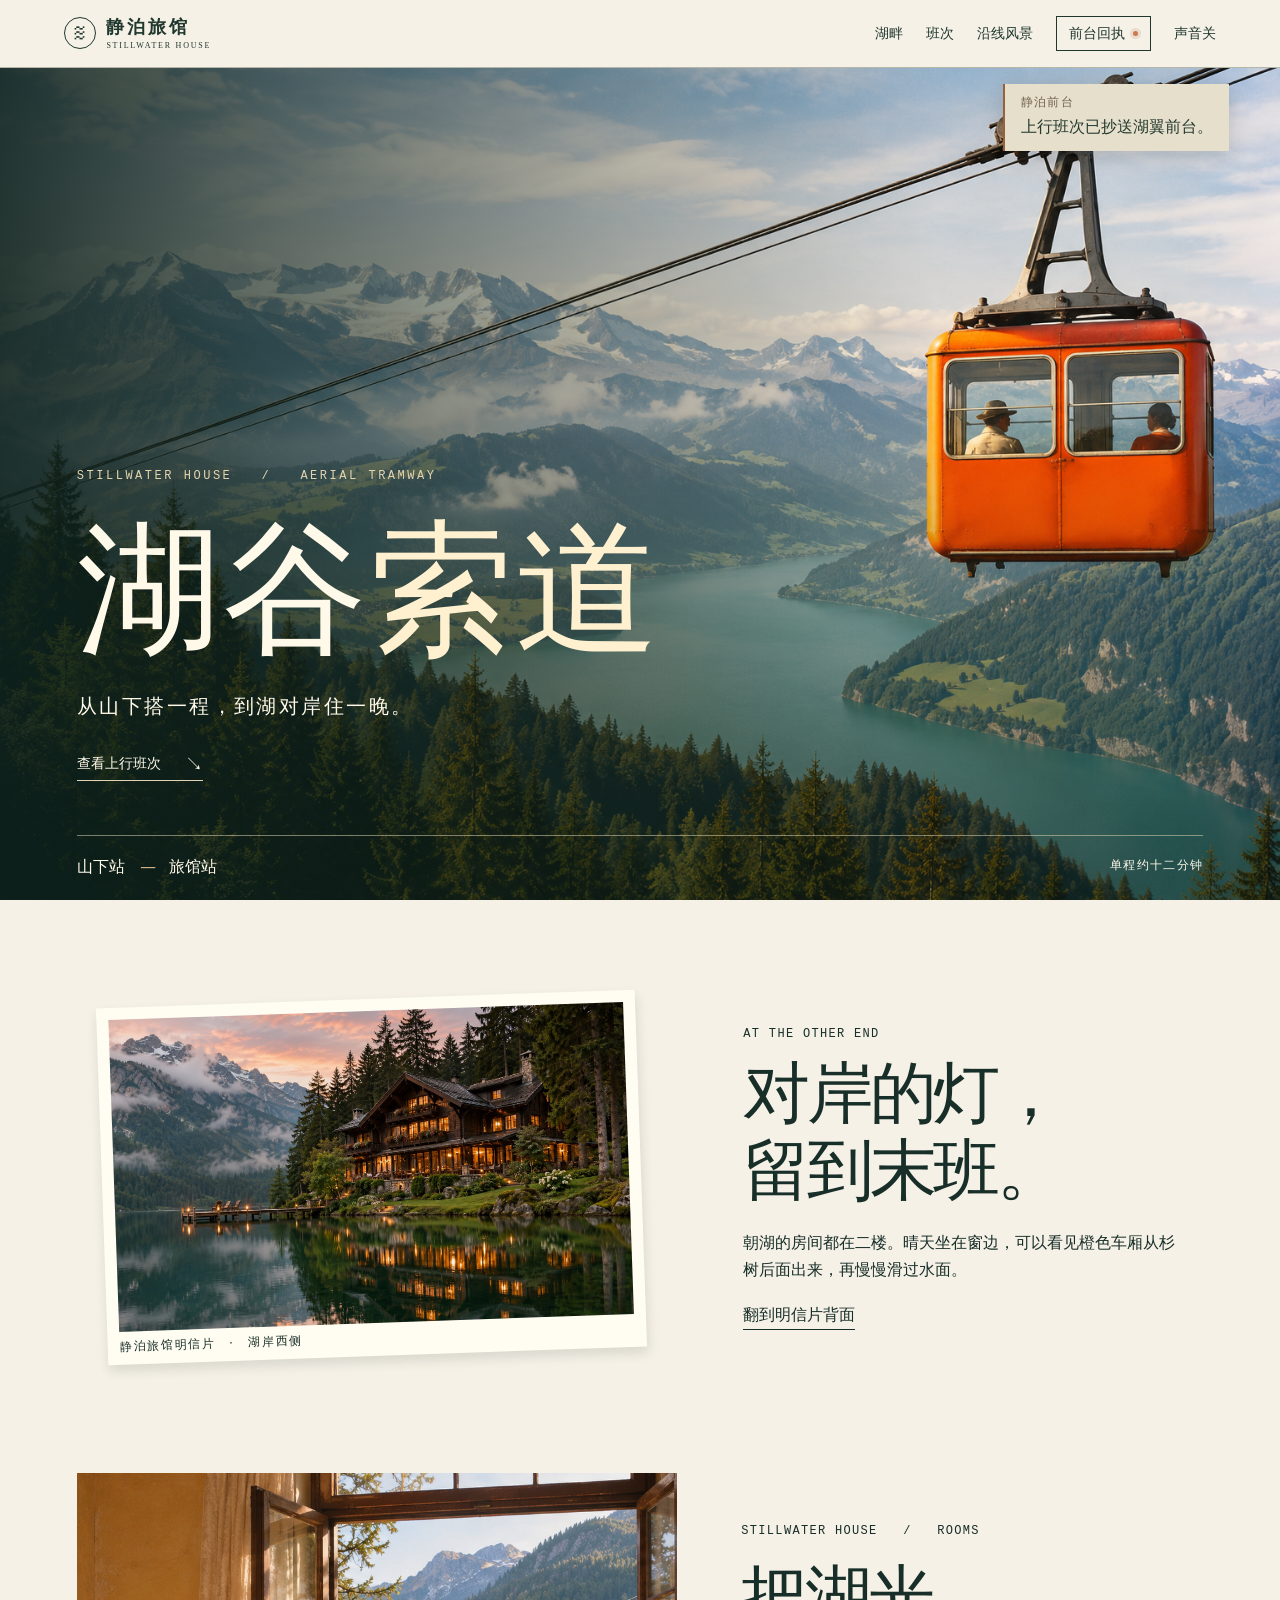
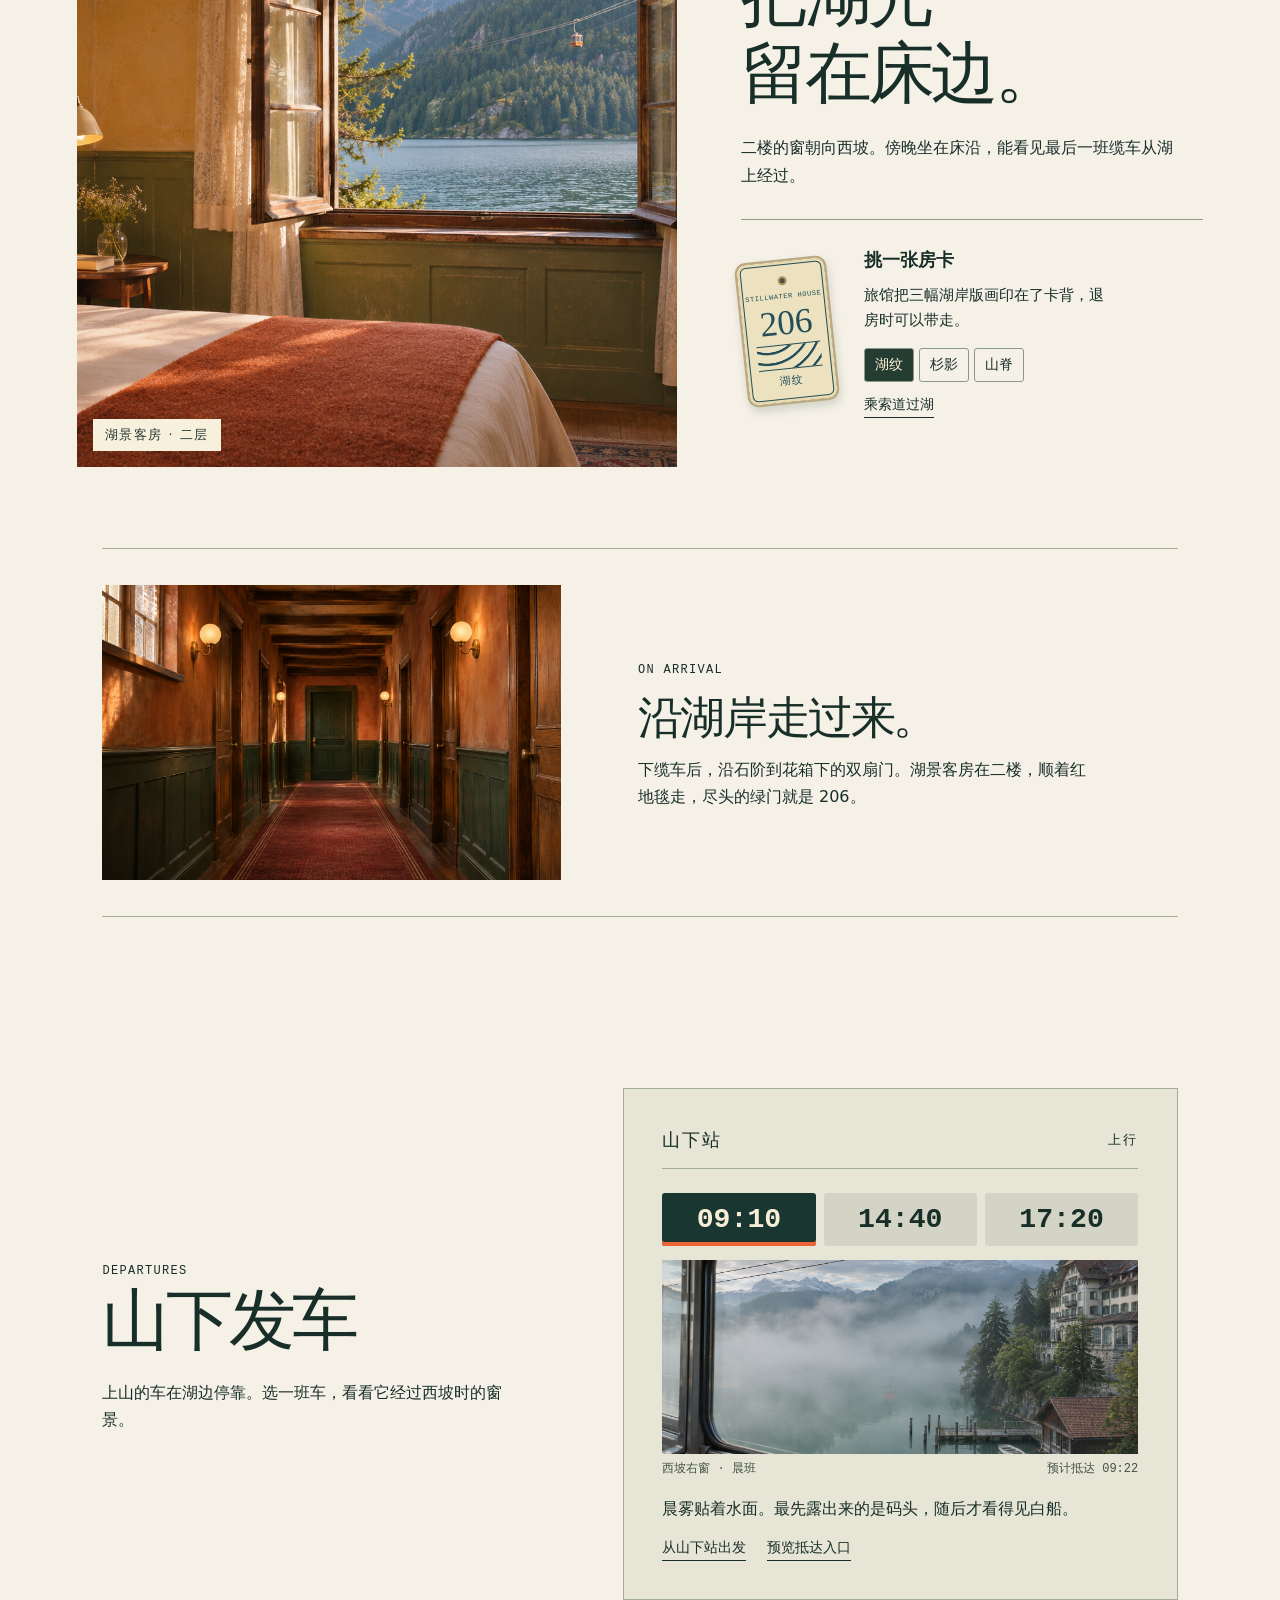
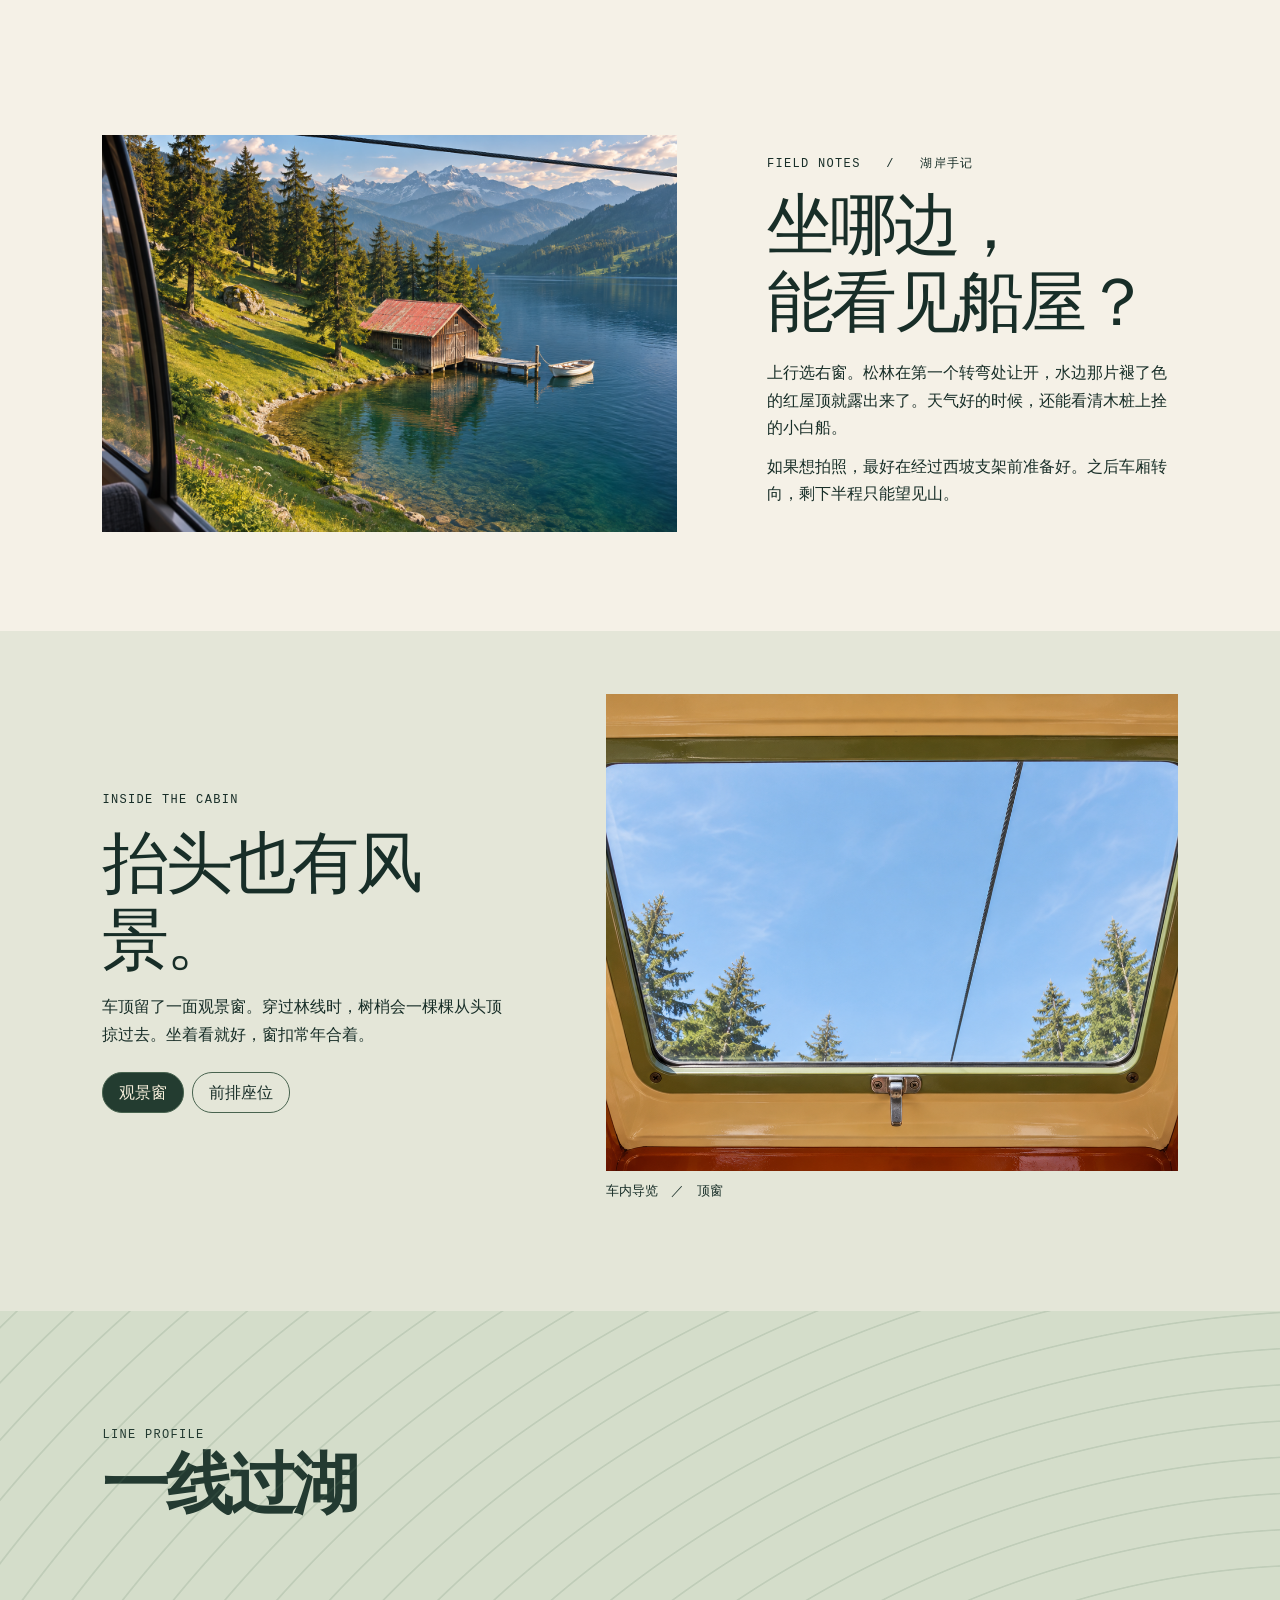
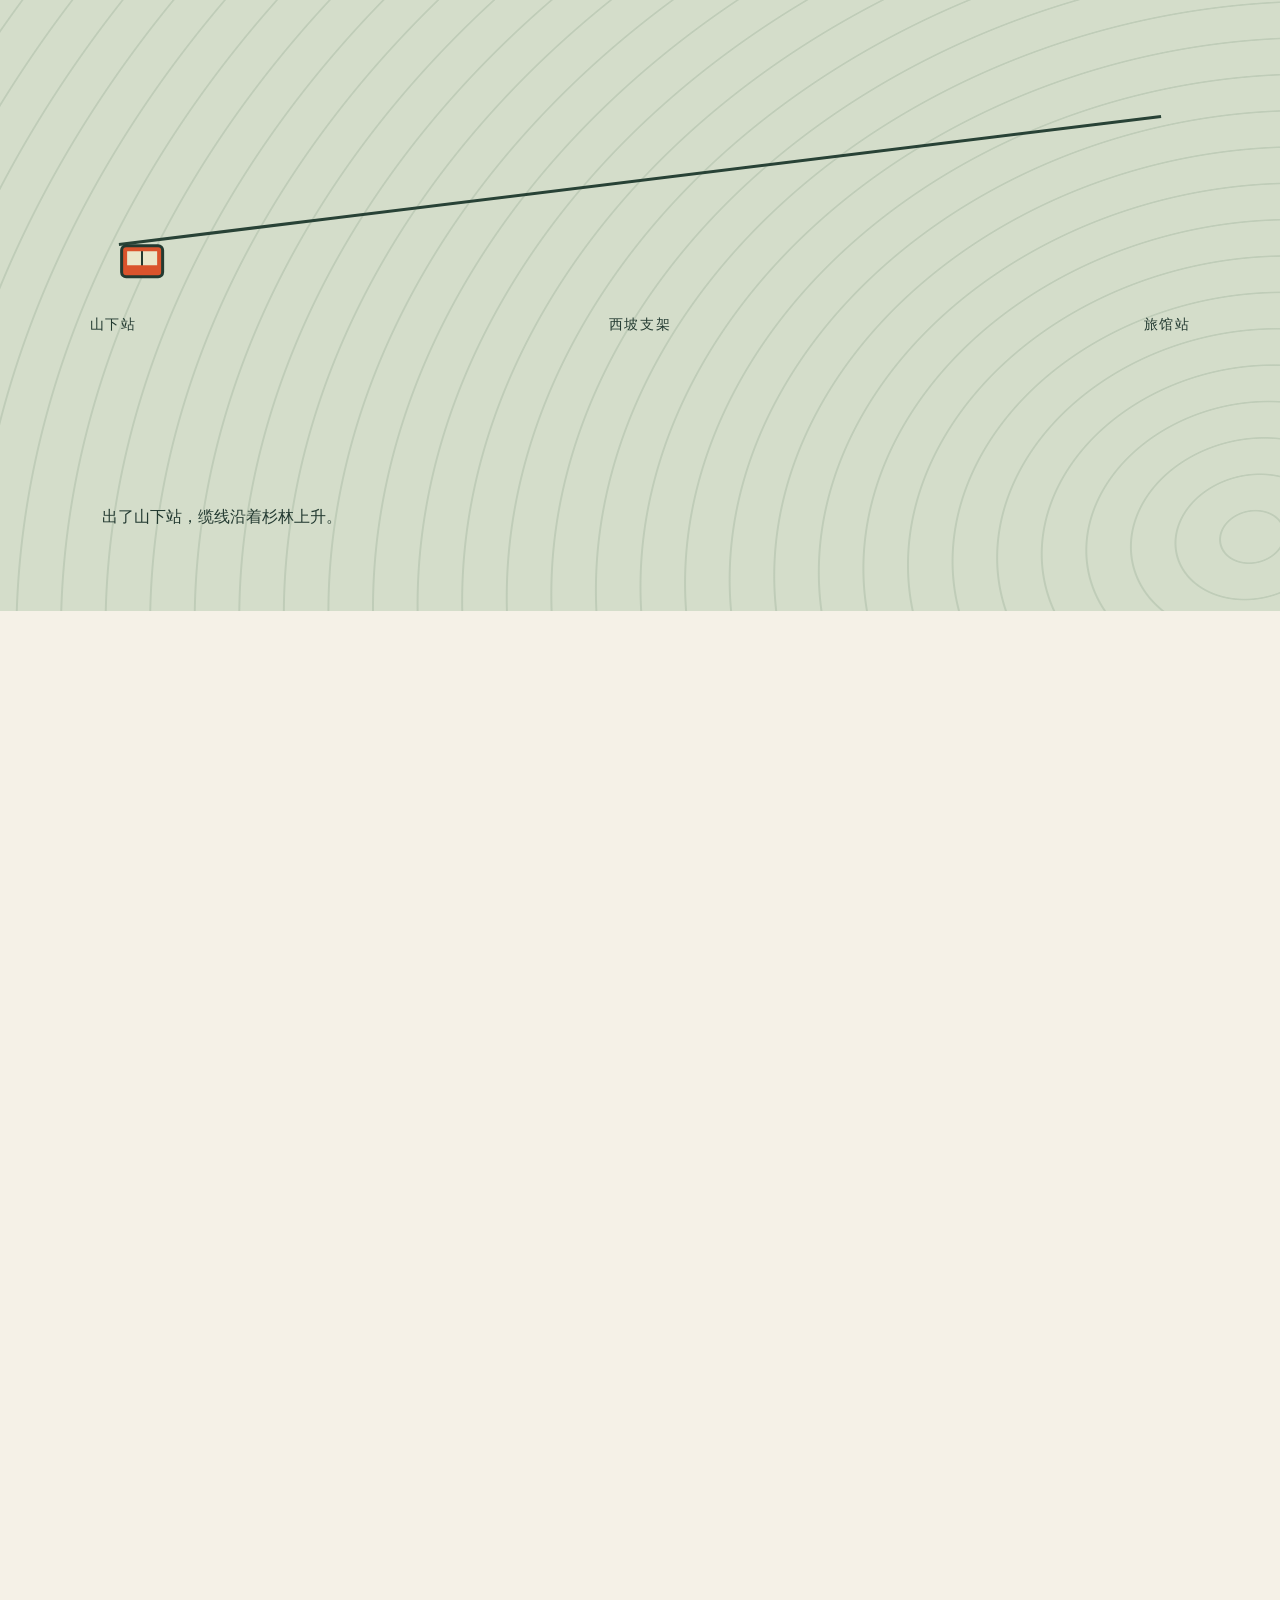
<file: index.html>
<!doctype html><html lang="zh-CN"><head><meta charset="utf-8"><meta name="viewport" content="width=device-width,initial-scale=1"><meta name="theme-color" content="#f2efdf"><title>静泊旅馆 · 湖谷索道</title><link rel="stylesheet" href="tram.css?v=window-visitors-1"></head><body id="top" data-print="lake" data-run="morning">
<header id="mast"><a class="logo" href="#top"><span class="mark" aria-hidden="true">≋</span><span class="wordmark">静泊旅馆<small>STILLWATER HOUSE</small></span></a><nav aria-label="旅馆导航"><a href="#lakeside">湖畔</a><a href="#service">班次</a><a href="#route">沿线风景</a><button class="desk-open" type="button" aria-haspopup="dialog">前台回执<i class="desk-dot" aria-hidden="true"></i></button><button id="sound" aria-pressed="false">声音关</button></nav><span class="depth-rule" aria-hidden="true"></span></header>
<dialog id="desk" aria-labelledby="desk-title"><div class="desk-inner"><div class="desk-head"><small>STILLWATER HOUSE</small><button type="button" id="desk-close" aria-label="关闭回执">×</button></div><h2 id="desk-title">前台回执</h2><dl><div><dt>上行班次</dt><dd id="receipt-time">09:10</dd></div><div><dt>房卡版画</dt><dd id="receipt-print">湖纹</dd></div><div><dt>领取地点</dt><dd id="receipt-where">湖翼前台</dd></div></dl><div class="counterfoil"><span class="receipt-stamp" aria-hidden="true">已签收</span><p id="receipt-message">选好班次和房卡，可以在这里核对。</p></div><a href="#rooms" id="desk-edit">查看房卡</a></div></dialog>
<div class="desk-note" aria-hidden="true"><small>静泊前台</small><span></span></div>
<main><section class="poster"><div class="postertext"><small>STILLWATER HOUSE &nbsp; / &nbsp; AERIAL TRAMWAY</small><h1>湖谷<br><i>索道</i></h1><p>从山下搭一程，<br>到湖对岸住一晚。</p><a class="poster-link" href="#service">查看上行班次 <i aria-hidden="true">↘</i></a></div><figure><img src="ridge.png" alt="橙色缆车越过山林和湖面"></figure><div class="posterfoot"><b>山下站 <em>—</em> 旅馆站</b><span>单程约十二分钟</span></div></section>
<section id="lakeside" class="brochure"><figure><img src="lodge.jpg" alt="湖面映着旅馆的灯光"><figcaption id="postmark">静泊旅馆明信片　·　湖岸西侧</figcaption></figure><div><small>AT THE OTHER END</small><h2>对岸的灯，<br>留到末班。</h2><p>朝湖的房间都在二楼。晴天坐在窗边，可以看见橙色车厢从杉树后面出来，再慢慢滑过水面。</p><button id="turn" aria-expanded="false">翻到明信片背面</button><div id="postback" hidden>沿湖这一面共有七扇窗。最右边那一扇是楼梯间，整夜亮灯。</div></div></section><section class="rooms" id="rooms" aria-labelledby="room-title">
  <div class="room-plate"><img src="lake-room.png" loading="lazy" width="1672" height="941" alt="二楼湖景客房，床边一盏铜灯，窗外正好能看见索道"><div class="plate-credit">湖景客房 · 二层</div></div>
  <div class="room-leaf"><small>STILLWATER HOUSE &nbsp; / &nbsp; ROOMS</small><h2 id="room-title">把湖光<br>留在床边。</h2>
  <p>二楼的窗朝向西坡。傍晚坐在床沿，能看见最后一班缆车从湖上经过。</p>
  <div class="key-sampler"><div class="room-key" aria-hidden="true"><i class="eyelet"></i><span>STILLWATER HOUSE</span><b>206</b><i class="key-print"></i><em data-key-name>湖纹</em></div><div class="key-controls"><h3>挑一张房卡</h3><p>旅馆把三幅湖岸版画印在了卡背，退房时可以带走。</p>
  <div class="print-picks" role="group" aria-label="房卡版画"><button data-print="lake" aria-pressed="true">湖纹</button><button data-print="pine" aria-pressed="false">杉影</button><button data-print="ridge" aria-pressed="false">山脊</button></div><a class="ride-again" href="#route">乘索道过湖</a></div></div></div>
</section>
<aside class="arrival-guide" aria-label="抵达指引"><figure><img src="landing-day.png" width="1672" height="941" alt="湖翼二层的红地毯与走廊尽头的绿门" loading="lazy"></figure><div><small>ON ARRIVAL</small><h2>沿湖岸走过来。</h2><p id="arrival-directions">下缆车后，沿石阶到花箱下的双扇门。湖景客房在二楼，顺着红地毯走，尽头的绿门就是 206。</p></div></aside><section class="service" id="service"><div class="sectiontitle"><small>DEPARTURES</small><h2>山下发车</h2><p>上山的车在湖边停靠。选一班车，看看它经过西坡时的窗景。</p></div><div class="board"><div class="boardtop">山下站 <span>上行</span></div><div class="times" role="group" aria-label="班次"><button aria-pressed="true">09:10</button><button aria-pressed="false">14:40</button><button aria-pressed="false">17:20</button></div><figure class="departure-view"><img id="run-preview" src="west-morning.png" loading="lazy" alt="晨雾中的湖岸和白船"><figcaption><span id="run-caption">西坡右窗 · 晨班</span><span id="run-eta">预计抵达 09:22</span></figcaption></figure><p id="weather" aria-live="polite">晨雾贴着水面。最先露出来的是码头，随后才看得见白船。</p><a class="boarding-link" href="#route">从山下站出发</a> <a class="entry-shortcut" href="#check-in">预览抵达入口</a></div></section>
<section class="fieldguide"><div class="guidepic"><img src="boathouse.png" alt="红顶船屋旁拴着一条白色划艇"></div><div><small>FIELD NOTES &nbsp; / &nbsp; 湖岸手记</small><h2>坐哪边，<br>能看见船屋？</h2><p>上行选右窗。松林在第一个转弯处让开，水边那片褪了色的红屋顶就露出来了。天气好的时候，还能看清木桩上拴的小白船。</p><p>如果想拍照，最好在经过西坡支架前准备好。之后车厢转向，剩下半程只能望见山。</p></div></section><section class="seat-guide" aria-labelledby="seat-title"><div class="seat-copy"><small>INSIDE THE CABIN</small><h2 id="seat-title">抬头也有风景。</h2><p>车顶留了一面观景窗。穿过林线时，树梢会一棵棵从头顶掠过去。坐着看就好，窗扣常年合着。</p><div class="seat-picks" role="group" aria-label="车厢视角"><button type="button" aria-pressed="true">观景窗</button><button type="button" aria-pressed="false">前排座位</button></div></div><figure><img id="seat-view" src="skylight.png" alt="从座位仰望观景窗，窗外是天光与树梢"><figcaption id="seat-caption">车内导览　／　顶窗</figcaption></figure></section><div class="journey" id="route"><div class="journey-stage"><section class="map"><div class="mapscreen"><div class="maptitle"><small>LINE PROFILE</small><h2>一线过湖</h2></div><div class="contours" aria-hidden="true"></div><div class="track" aria-hidden="true"><b class="car"><i></i></b><b class="car echo"><i></i></b></div><div class="stops"><span>山下站</span><span>西坡支架</span><span>旅馆站</span></div><p id="map-note">出了山下站，缆线沿着杉林上升。</p></div></section>
<section class="ride"><div class="ride-screen"><div class="ride-image"></div><div class="pane-lake" aria-hidden="true"></div><div class="run-view" role="img" aria-label="西坡车窗外的晨雾"></div><div class="run-fog" aria-hidden="true"></div><div class="run-shadow" aria-hidden="true"><i></i></div><div class="run-signals" aria-hidden="true"><span>停靠信号</span><i></i><i></i><i></i></div><div class="ride-border"></div><div class="label"><small id="ride-en">WEST SLOPE</small><p id="ride-cn">西坡 · 车窗朝北</p></div></div></section>
<section class="shorepass"><div class="shore-screen"><div class="shore-photo"></div><div class="pillar" aria-hidden="true"></div><div class="window-edge"></div><div class="label"><small id="shore-marker">WEST PYLON　/　西坡支架</small><p id="shore-label">右窗 · 湖岸</p></div></div></section><section class="listening"><div class="listening-screen"><div class="trees-above"></div><div class="cable-shade"></div><div class="pass-omen" aria-hidden="true"></div><div class="window-passenger" role="img" aria-label="空座上方的车窗玻璃里，映着一个站立的人影。" aria-hidden="true"></div><div class="label"><small>BETWEEN TOWERS</small><p id="interval">两座支架之间</p></div></div></section><section class="crossing"><div class="platform-screen"><div class="platform-image"></div><div class="other-board" aria-hidden="true"><strong>山下发车</strong><div>09:10　14:40　17:20</div><i id="other-time">09:10</i></div><div class="far-key"><div class="room-key" aria-hidden="true"><i class="eyelet"></i><span>STILLWATER HOUSE</span><b>206</b><i class="key-print"></i><em data-key-name>湖纹</em></div></div><div class="label"><small>PASSING LOOP</small><p id="station-note">对向车在这里交会。</p></div></div></section>
<section class="finale"><div class="final-screen"><div class="far"></div><div class="near"></div><div class="outside" role="img" aria-label="漆黑湖面上方，有一张倒悬的脸紧贴在车窗外"></div><div class="night-hatch" aria-hidden="true"><i class="catch-tab"></i></div><div class="roof" role="img" aria-label="车顶舱口上压着一张脸，手指已经穿过通风缝"></div><div class="threshold" role="img" aria-label="车厢内侧，最后一盏灯照亮了近处的人影"></div><div class="station-omen" aria-hidden="true"><i></i><i></i></div><div class="return-stub" aria-hidden="true">山下站　—　旅馆站<br><b id="stub-time">09:10</b></div><div class="doors" aria-hidden="true"><i></i><i></i></div><div class="label"><small id="end-en">TERMINUS</small><p id="end-cn">旅馆站</p></div></div></section><section class="arrival" aria-label="下缆车，沿湖岸到旅馆"><div class="arrival-screen">
  <div class="shore-lodge" aria-hidden="true"></div><div class="porch-close" aria-hidden="true"></div>
  <div class="label"><small>STILLWATER HOUSE</small><p id="arrival-caption">湖岸步道</p></div>
</div></section>
<section class="check-in" id="check-in" aria-label="旅馆接待处"><div class="entry-screen">
 <div class="entry-plate" role="img" aria-label="雾中的早班前台和黄铜柜铃"></div>
 <div class="entry-copy"><small id="entry-service">09:10　／　晨班</small><h2 id="entry-title">早班前台</h2><p id="entry-prompt">柜台上只留了一只铃。</p>
 <div class="entry-tools"><button type="button" data-act="ring">按一下柜铃</button><button type="button" data-act="lift">按下二楼</button><button type="button" data-act="letter">拆开信封</button></div>
 <div class="entry-answer" aria-live="polite"></div></div>
 <div class="lift-dial" aria-hidden="true">Ⅰ</div><div class="bell-wave" aria-hidden="true"></div>
 <div class="letter-slip" aria-hidden="true"><small>静泊旅馆　／　夜班存根</small><b>206</b><span id="letter-mark"></span></div>
 </div></section><section class="landing" aria-label="二楼湖翼走廊"><div class="landing-screen">
  <div class="landing-view" role="img" aria-label="沿着红色地毯走向尽头的绿门"><div class="hall-lit"></div><div class="hall-late"></div></div>
  <div class="reading-light" aria-hidden="true"></div><div class="hall-shade" aria-hidden="true"></div><div class="hall-credit"><small>LAKE WING</small><p>二层 · 湖翼</p></div>
</div></section><section class="guestroom" aria-label="二楼湖景客房"><div class="room-screen">
 <div class="room-take" role="img" aria-label="住客视角下的二楼客房"><div class="lamplight"></div><div class="nightprint"></div></div>
 <div class="room-visitor" aria-hidden="true"></div>
 <div class="room-dark" aria-hidden="true"></div><div class="room-door" aria-hidden="true"></div>
 <div class="impact-shot" aria-hidden="true"><img alt="" decoding="async"></div>
 <div class="night-credit"><small>STILLWATER HOUSE &nbsp; / &nbsp; 206</small><p id="night-line">湖景客房 · 二层</p><a class="replay-service" href="#service">换个班次</a><a class="replay-key" href="#rooms">换一张房卡</a><a id="back" href="#top">回到山下站</a></div></div></section></div></div>
</main><footer><span>静泊旅馆　/　湖谷索道</span><a href="#service">查看班次</a></footer><script src="tram.js?v=window-visitors-1"></script></body></html>
</file>
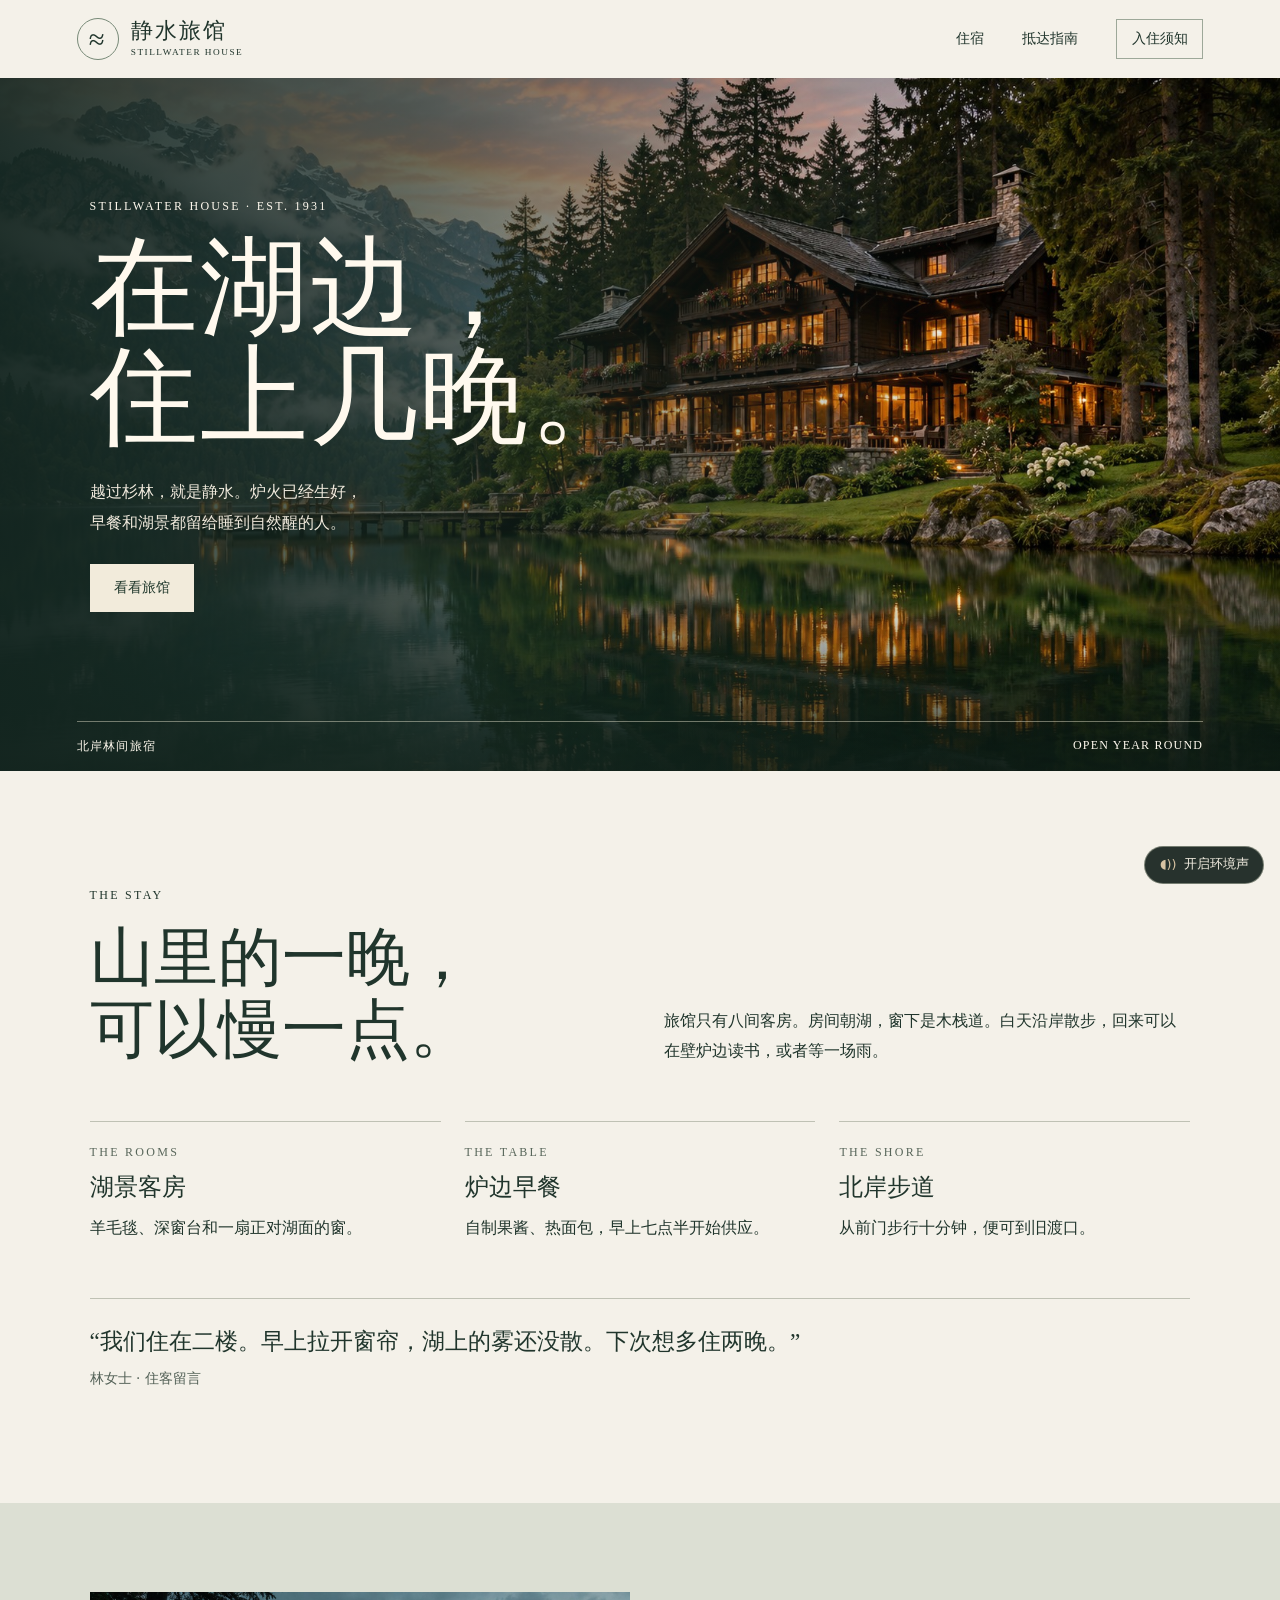
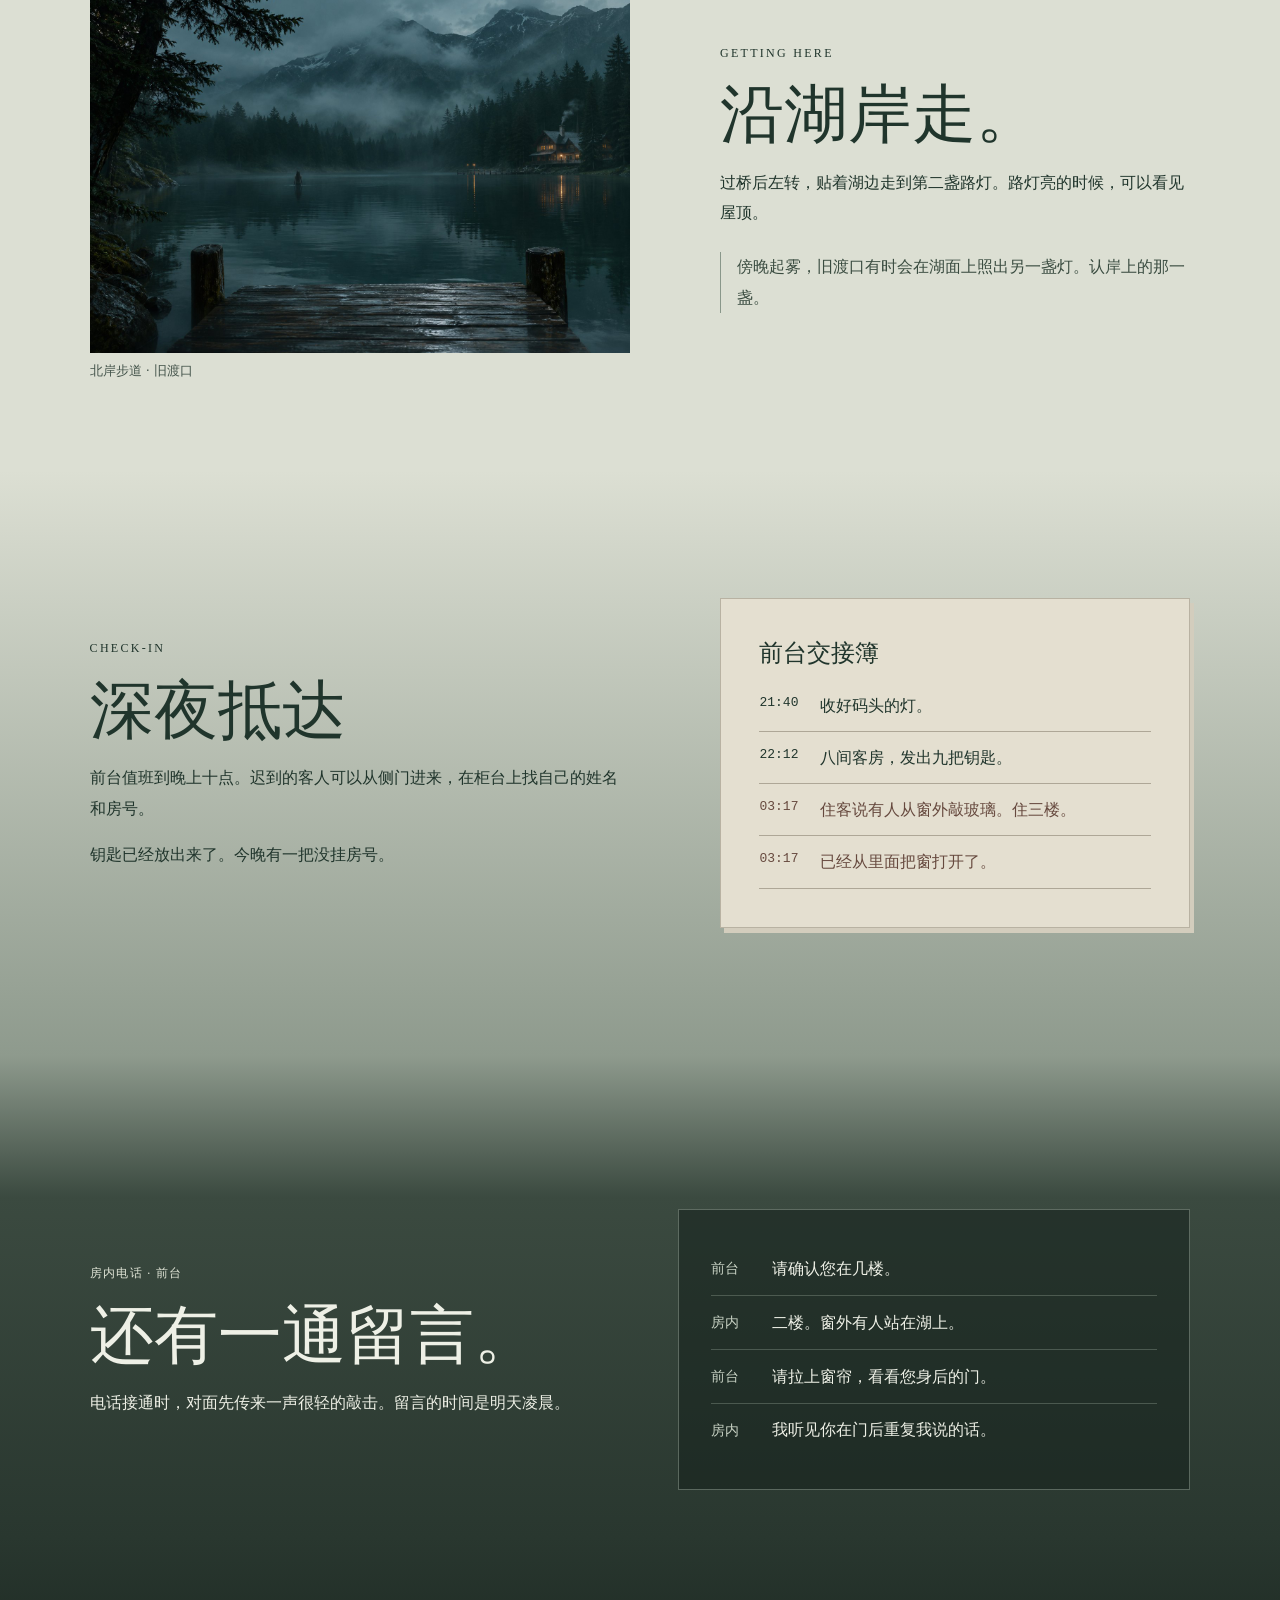
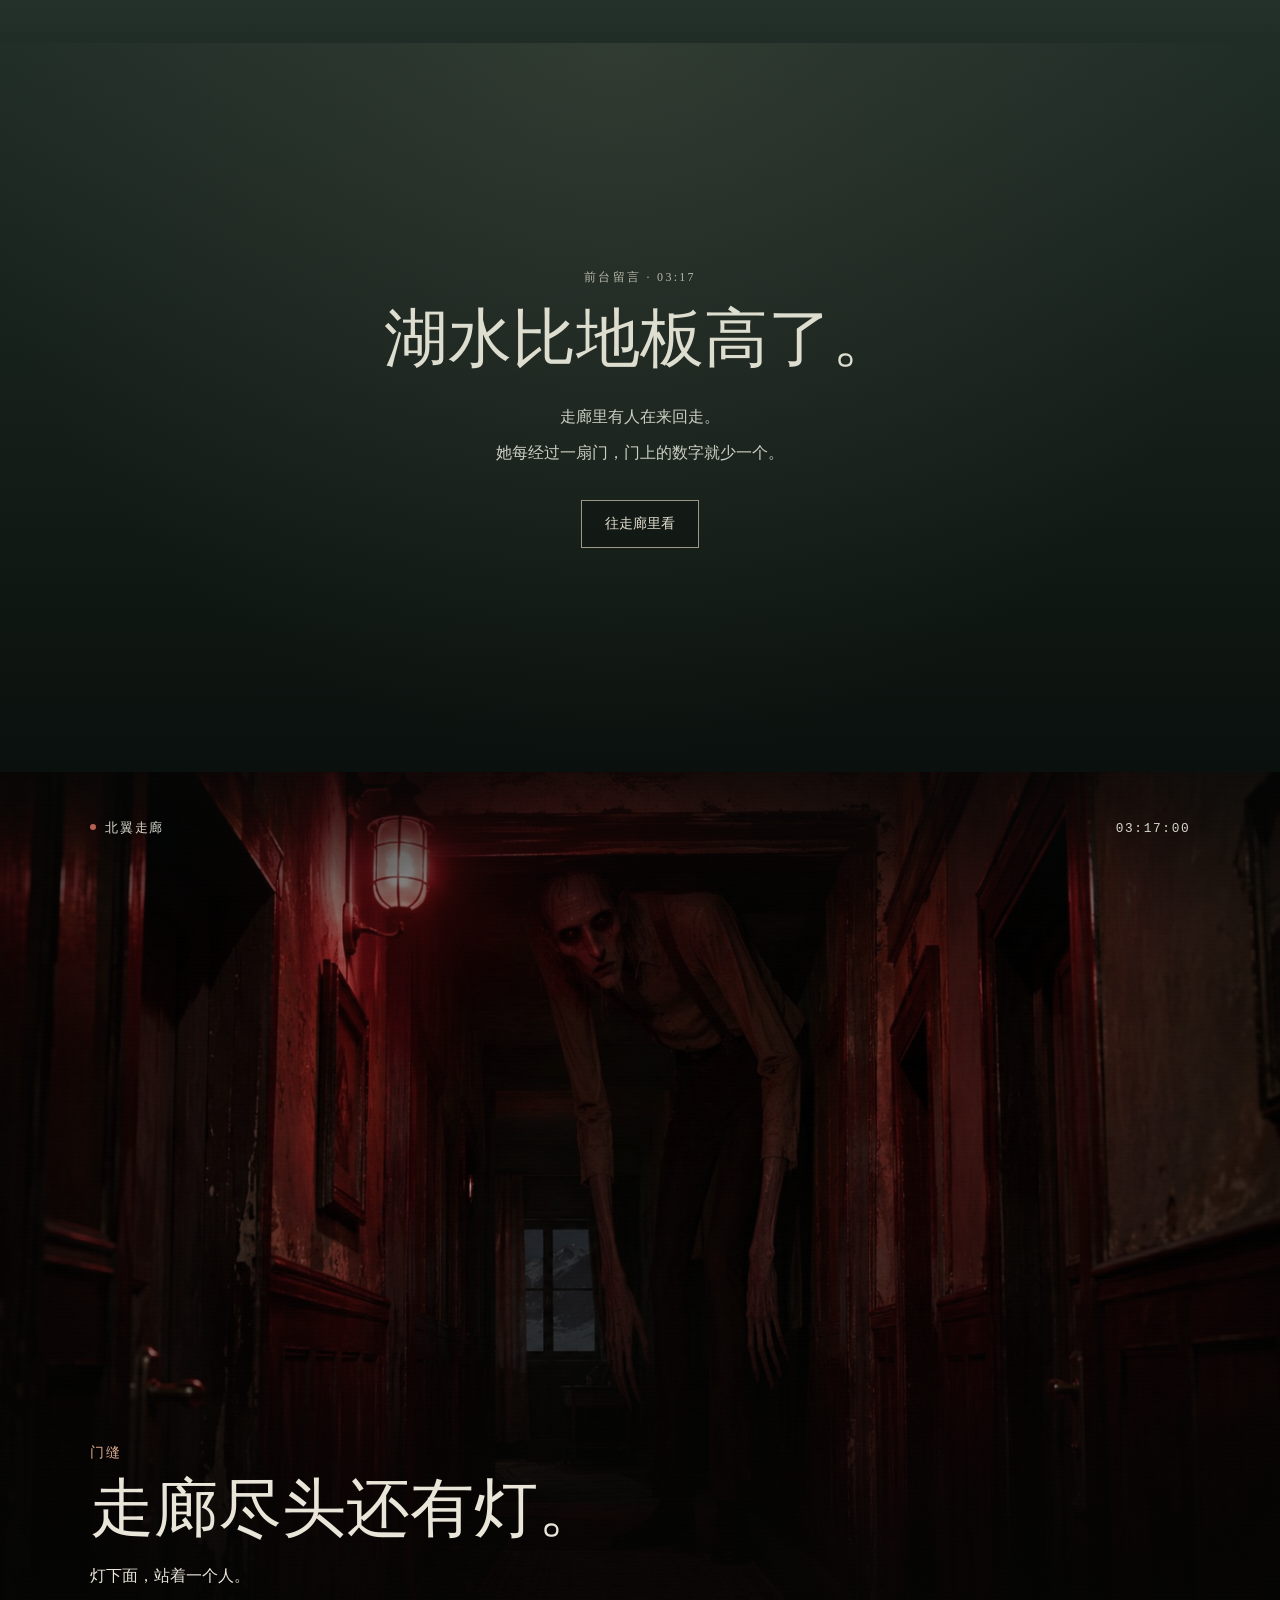
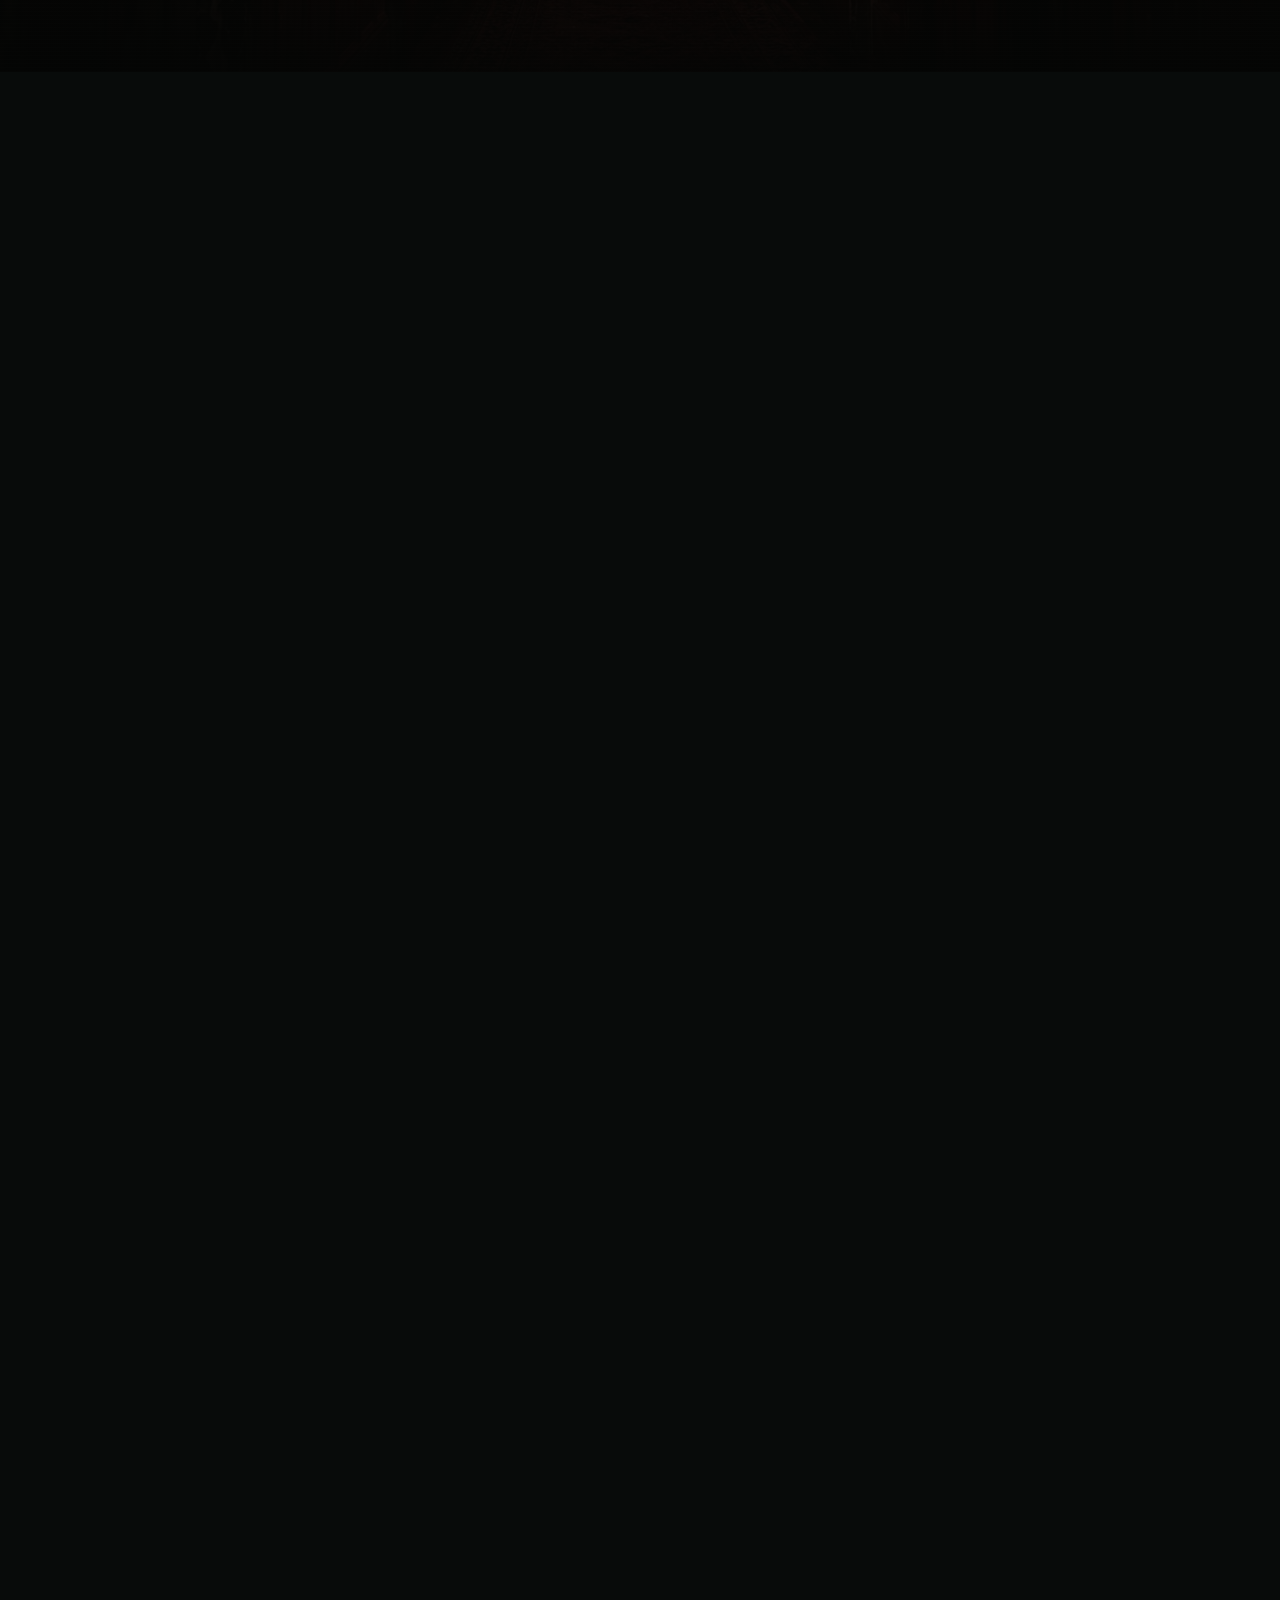
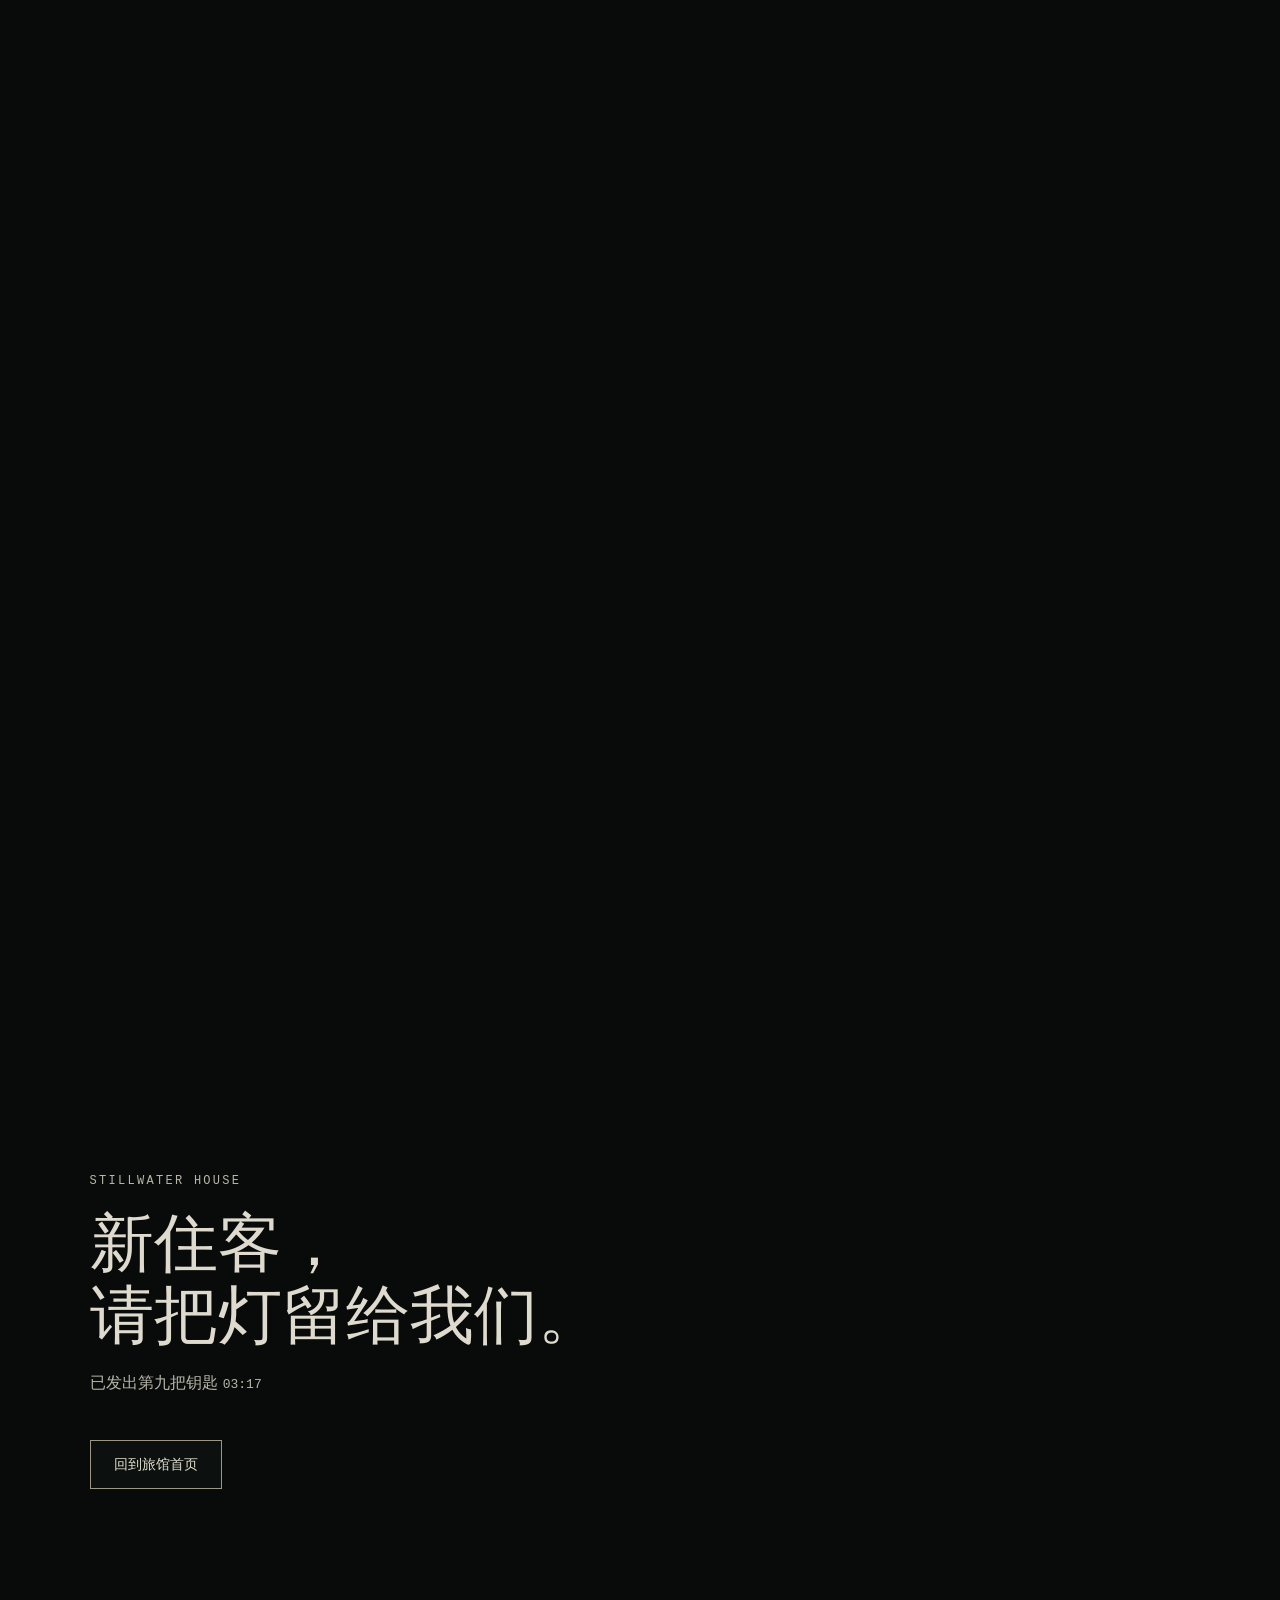
<file: night-edition/index.html>
<!doctype html>
<html lang="zh-CN">
<head>
  <meta charset="utf-8">
  <meta name="viewport" content="width=device-width, initial-scale=1">
  <meta name="theme-color" content="#172b22">
  <meta name="description" content="静水旅馆，藏在湖岸杉林里的山间住处。">
  <title>静水旅馆 · Stillwater House</title>
  <link rel="stylesheet" href="stay.css">
</head>
<body>
  <header id="top" class="header">
    <a class="brand" href="#top"><span class="mark" aria-hidden="true">≈</span><span>静水旅馆<small>STILLWATER HOUSE</small></span></a>
    <nav aria-label="旅馆导航"><a href="#stay">住宿</a><a href="#route">抵达指南</a><a class="nav-cta" href="#arrival">入住须知</a></nav>
  </header>
  <main>
    <section class="hero">
      <div class="hero-copy">
        <span class="label">STILLWATER HOUSE · EST. 1931</span>
        <h1>在湖边，<br>住上几晚。</h1>
        <p>越过杉林，就是静水。炉火已经生好，<br>早餐和湖景都留给睡到自然醒的人。</p>
        <a class="button light" href="#stay">看看旅馆</a>
      </div>
      <div class="hero-caption">北岸林间旅宿 <span>OPEN YEAR ROUND</span></div>
    </section>
    <section class="stay wrap" id="stay">
      <div class="stay-copy"><span class="label">THE STAY</span><h2>山里的一晚，<br>可以慢一点。</h2><p>旅馆只有八间客房。房间朝湖，窗下是木栈道。白天沿岸散步，回来可以在壁炉边读书，或者等一场雨。</p></div>
      <div class="features">
        <article><span class="label">THE ROOMS</span><h3>湖景客房</h3><p>羊毛毯、深窗台和一扇正对湖面的窗。</p></article>
        <article><span class="label">THE TABLE</span><h3>炉边早餐</h3><p>自制果酱、热面包，早上七点半开始供应。</p></article>
        <article><span class="label">THE SHORE</span><h3>北岸步道</h3><p>从前门步行十分钟，便可到旧渡口。</p></article>
      </div>
      <blockquote class="review"><p>“我们住在二楼。早上拉开窗帘，湖上的雾还没散。下次想多住两晚。”</p><footer>林女士 · 住客留言</footer></blockquote>
    </section>
    <section class="route" id="route">
      <div class="route-inner wrap">
        <figure><img src="shore.jpg" alt="暮色下的北岸与旧渡口" width="1200" height="800"><figcaption>北岸步道 · 旧渡口</figcaption></figure>
        <div><span class="label">GETTING HERE</span><h2>沿湖岸走。</h2><p>过桥后左转，贴着湖边走到第二盏路灯。路灯亮的时候，可以看见屋顶。</p><p class="note">傍晚起雾，旧渡口有时会在湖面上照出另一盏灯。认岸上的那一盏。</p></div>
      </div>
    </section>
    <section class="arrival-zone" id="arrival"><div class="arrival wrap">
      <div><span class="label">CHECK-IN</span><h2>深夜抵达</h2><p>前台值班到晚上十点。迟到的客人可以从侧门进来，在柜台上找自己的姓名和房号。</p><p>钥匙已经放出来了。今晚有一把没挂房号。</p></div>
      <aside class="ledger">
        <h3>前台交接簿</h3>
        <dl><div><dt>21:40</dt><dd>收好码头的灯。</dd></div><div><dt>22:12</dt><dd>八间客房，发出九把钥匙。</dd></div><div><dt>03:17</dt><dd>住客说有人从窗外敲玻璃。住三楼。</dd></div><div><dt>03:17</dt><dd>已经从里面把窗打开了。</dd></div></dl>
      </aside>
    </div></section>
    <section class="desk" aria-labelledby="desk-heading">
      <div class="desk-inner wrap">
        <div><span class="label">房内电话 · 前台</span><h2 id="desk-heading">还有一通留言。</h2><p>电话接通时，对面先传来一声很轻的敲击。留言的时间是明天凌晨。</p></div>
        <dl class="transcript">
          <div><dt>前台</dt><dd>请确认您在几楼。</dd></div>
          <div><dt>房内</dt><dd>二楼。窗外有人站在湖上。</dd></div>
          <div><dt>前台</dt><dd>请拉上窗帘，看看您身后的门。</dd></div>
          <div><dt>房内</dt><dd>我听见你在门后重复我说的话。</dd></div>
        </dl>
      </div>
    </section>
    <section class="night" id="night">
      <div class="night-copy"><span class="label">前台留言 · 03:17</span><h2>湖水比地板高了。</h2><p>走廊里有人在来回走。</p><p>她每经过一扇门，门上的数字就少一个。</p><a class="button dark" href="#hall">往走廊里看</a></div>
    </section>
    <section class="end" id="hall" aria-label="夜间走廊影像">
      <div class="scene" data-stage="0">
        <div class="film" aria-hidden="true">
          <div class="shot empty"></div><div class="shot woman"></div><div class="shot breach"></div><div class="shot eye"></div><div class="shade"></div><div class="grain"></div>
        </div>
        <div class="camera" aria-hidden="true"><span class="camera-name"><i></i> 北翼走廊</span><span class="clock">03:17:00</span></div>
        <div class="scene-copy" aria-live="polite" aria-atomic="true">
          <small class="cue">门缝</small>
          <h2>走廊尽头还有灯。</h2>
          <p>灯下面，站着一个人。</p>
        </div>
      </div>
    </section>
    <footer class="closing">
      <span class="label">STILLWATER HOUSE</span>
      <h2>新住客，<br>请把灯留给我们。</h2>
      <p>已发出第九把钥匙 <span>03:17</span></p>
      <a class="button dark" href="#top">回到旅馆首页</a>
    </footer>
  </main>
  <button class="sound" type="button" aria-pressed="false"><span class="sound-symbol" aria-hidden="true">◖))</span><span class="sound-label">开启环境声</span></button>
  <script src="stay.js"></script>
</body>
</html>
</file>
<file: tram.css>
*{box-sizing:border-box}html{scroll-behavior:smooth}body{margin:0;background:#f2efdf;color:#182e28;font:16px/1.7 "Microsoft YaHei",system-ui,sans-serif}a,button{color:inherit;font:inherit}a{text-decoration:none}button{cursor:pointer}a:focus-visible,button:focus-visible{outline:3px solid #e95624;outline-offset:4px}header,nav,.posterfoot,.boardtop,.stops,footer{display:flex;align-items:center;justify-content:space-between}header{height:74px;padding:0 5vw;border-bottom:1px solid #a6ab9b}.logo{font-weight:800;letter-spacing:.12em}.mark{display:inline-grid;place-items:center;background:#e84f26;color:#fff3de;width:36px;height:36px;border-radius:50%;font:32px/1 Georgia;vertical-align:middle}nav{gap:22px;font-size:14px}nav button{border:1px solid #829181;background:none;border-radius:18px;padding:3px 12px}.poster{margin:0 5vw;display:grid;grid-template-columns:.88fr 1.7fr;grid-template-rows:1fr auto;min-height:78svh;padding-top:4vh}.postertext{align-self:center;padding:20px 0}.poster small,small,.boardtop,.posterfoot span,.stops{font:12px/1.6 monospace;letter-spacing:.11em}h1,h2,p,figure{margin:0}.poster h1{font-size:clamp(72px,min(11.3vw,17vh),190px);font-weight:900;letter-spacing:-.09em;line-height:.96;margin:.14em 0}.poster h1 i{font-style:normal;color:#dc4d26}.postertext p{font-size:clamp(16px,1.6vw,27px);line-height:1.45}.poster figure{overflow:hidden;min-height:48svh}.poster img{width:100%;height:100%;object-fit:cover;display:block}.posterfoot{grid-column:1/-1;padding:16px 0;border-bottom:2px solid}.posterfoot em{color:#dd542c;padding:0 9px}.service{padding:12vh 8vw;min-height:70svh;display:grid;grid-template-columns:1fr 1.25fr;align-items:center;gap:6vw}h2{font-size:clamp(38px,5.2vw,82px);line-height:1.16;letter-spacing:-.055em}.sectiontitle p{max-width:26em;margin-top:20px}.board{border:1px solid #a2ad9b;background:#e6e5d6;padding:clamp(20px,3vw,50px)}.boardtop{font-size:18px;border-bottom:1px solid #a2ad9b;padding-bottom:12px}.boardtop span{font-size:13px}.times{display:flex;gap:8px;margin:24px 0}.times button{background:#d3d4c5;border:0;border-radius:3px;font:600 clamp(17px,2.2vw,34px) monospace;padding:11px 4px;flex:1}.times button[aria-pressed=true]{background:#193630;color:#f8edd7;box-shadow:inset 0 -4px #eb6538}.map,.ride,.crossing,.finale{position:relative}.map{height:245svh;background:#cdd9c6}.ride{height:320svh}.crossing{height:300svh}.finale{height:320svh}.mapscreen,.ride-screen,.platform-screen,.final-screen{position:sticky;top:0;height:100svh;overflow:hidden;isolation:isolate}.mapscreen{background:#d4ddca;color:#233a31}.maptitle{position:absolute;top:12%;left:8%}.contours{position:absolute;inset:-30%;background:repeating-radial-gradient(ellipse at 75% 85%,transparent 0 31px,#5c7d622c 32px 33px,transparent 34px 45px);transform:rotate(-13deg)}.track{position:absolute;left:9%;right:9%;height:3px;background:#284236;top:52%;transform:rotate(-7deg)}.car{position:absolute;top:4px;left:var(--travel,0%);width:44px;height:34px;background:#da532c;border:3px solid #233a31;border-radius:6px;transform:translateX(-50%) rotate(7deg)}.car:before{content:"";position:absolute;inset:4px 4px 10px;background:linear-gradient(90deg,#eae6ca 46%,#233a31 47% 53%,#eae6ca 54%)}.stops{position:absolute;left:7%;right:7%;top:67%;font-size:14px}.mapscreen>p{position:absolute;bottom:9%;left:8%}.ride-screen,.platform-screen,.final-screen{background:#0c100f;color:#f7f0da}.ride-image,.platform-image,.far,.near,.ride-border,.doors{position:absolute;inset:0;background-position:center;background-size:cover}.ride-image{background-image:url(cabin.png);transform:scale(var(--zoom,1));filter:brightness(var(--light,1))}.ride-border{border:solid #d4ddca;border-width:var(--rim,5vw)}.platform-image,.far{background-image:url(platform.png);transform:scale(var(--zoom,1))}.label{position:absolute;z-index:3;left:7vw;bottom:9svh;max-width:85vw;padding:10px 18px;background:#101814b5;border-left:3px solid #e26036}.label p{font-size:clamp(19px,2.8vw,40px);line-height:1.45}.other-board{position:absolute;top:50%;left:50%;transform:translate(-50%,-50%) perspective(400px) rotateY(-9deg) scale(var(--boardscale,.7));background:#cbd0b5;color:#24392e;width:clamp(108px,15vw,220px);padding:10px;font-family:monospace;opacity:var(--ghost,0);mix-blend-mode:screen}.other-board strong{font-size:1.25em}.other-board div{font-size:10px;border-top:1px solid}.other-board i{background:#233c30;color:#ece1c5;padding:2px 6px;font-style:normal}.near{background-image:url(passenger.png);background-position:64% center;opacity:var(--near,0);transform:scale(var(--lean,1))}.doors{pointer-events:none;display:flex;justify-content:space-between}.doors i{height:100%;width:50%;background:linear-gradient(90deg,#171f1d,#343a33 75%,#191f1c);border:2px solid #151a17;transform:translateX(calc(-100% * var(--open,1)))}.doors i+i{transform:translateX(calc(100% * var(--open,1)))}#back{display:inline-block;margin-top:10px;font-size:14px;border-bottom:1px solid}footer{padding:22px 6vw;font-size:14px}@media(max-width:680px){header{padding:0 5vw;height:60px}nav{gap:10px;font-size:13px}.logo{letter-spacing:0}.poster{grid-template-columns:1fr;min-height:auto}.postertext{padding:5px 0 18px}.poster h1{font-size:19vw}.poster h1 br,.postertext p br{display:none}.poster figure{height:46svh;min-height:0}.poster img{object-position:65% center}.service{grid-template-columns:1fr;padding:9vh 6vw;gap:24px}.posterfoot span{letter-spacing:0}.maptitle{top:16%}.ride-image{background-position:50% center}.near{background-position:68% center}}@media(prefers-reduced-motion:reduce){html{scroll-behavior:auto}.ride-image,.platform-image,.far,.near{transform:none}.map,.ride,.crossing,.finale{height:180svh}}
.brochure{display:grid;grid-template-columns:1.24fr 1fr;align-items:center;gap:8vw;padding:11vh 8vw 3vh}.brochure figure{background:#fffdf1;padding:12px 12px 8px;transform:rotate(-2deg);box-shadow:1px 6px 12px #14231920}.brochure img{display:block;width:100%;aspect-ratio:1.65;object-fit:cover}.brochure figcaption{font-size:12px;letter-spacing:.14em;margin-top:5px}.brochure h2{margin:10px 0 20px}.brochure p{max-width:29em}.brochure button{margin:18px 0 8px;background:none;border:0;border-bottom:1px solid;padding:0}.brochure #postback{padding:.8em 1.1em;background:#e5e4cf;color:#354437;border-left:2px solid #cf5c36;font:16px/1.8 Georgia,SimSun,serif}.track .echo{opacity:var(--echo,0);left:var(--echo-x,95%);background:#48524d;top:-38px}.pane-lake,.outside{position:absolute;inset:0;background-size:cover;background-position:center;pointer-events:none}.pane-lake{background-image:url(lodge.jpg);opacity:var(--lake,0);mask-image:linear-gradient(90deg,transparent 14%,#000 40%,#000 63%,transparent 87%);mix-blend-mode:screen;transform:scaleX(-1)}.outside{background-image:linear-gradient(0deg,#070a0a55,transparent 40%),url(outside.png);background-position:65% 46%;opacity:var(--outside,0);transform:scale(var(--outside-scale,1));transform-origin:72% 36%}.return-stub{position:absolute;left:18%;top:54%;background:#d4d0b8;color:#293a33;font:11px/1.6 monospace;letter-spacing:.09em;padding:5px 9px;opacity:var(--stub,0);transform:perspective(240px) rotateY(24deg) rotate(-9deg);mix-blend-mode:screen}.return-stub b{font:22px monospace}.finale{height:440svh}.finale .label{opacity:var(--label,1)}@media(max-width:680px){.brochure{grid-template-columns:1fr;padding:9vh 7vw 0;gap:28px}nav{gap:8px}.logo{font-size:14px}.return-stub{left:6%}}@media(prefers-reduced-motion:reduce){.outside,.pane-lake{transform:none}.finale{height:250svh}}
.fieldguide{display:grid;grid-template-columns:1.4fr 1fr;gap:7vw;align-items:center;padding:3vh 8vw 11vh}.guidepic img{display:block;width:100%;aspect-ratio:1.45;object-fit:cover}.fieldguide h2{margin:12px 0 18px}.fieldguide p{max-width:29em;margin:12px 0}.shorepass{height:425svh}.shore-screen{position:sticky;top:0;height:100svh;overflow:hidden;background:#172423;color:#f4f0dd}.shore-photo,.window-edge,.roof{position:absolute;inset:0}.shore-photo{inset:-4%;background:url(boathouse.png) 58% center/cover;transform:translateX(var(--drift,0%)) scale(1.04);filter:brightness(var(--shore-light,.8)) saturate(var(--shore-color,.75))}.window-edge{pointer-events:none;box-shadow:inset 0 4vh 6vh #05100ea6,inset 0 -4vh 6vh #05100e8a}.pillar{position:absolute;top:-8%;bottom:-8%;left:0;width:22%;background:linear-gradient(90deg,#17221f,#2d3932 14%,#0e1916 88%);transform:translateX(var(--pillar,-120%)) skew(-5deg)}.roof{background:linear-gradient(0deg,#0807074d,transparent 37%),url(roofglass.png) 66% center/cover;opacity:var(--roof,0);transform:scale(var(--roof-scale,1));pointer-events:none}.finale{height:580svh}.return-stub{opacity:calc(var(--stub,0) * (1 - var(--roof,0)))}@media(max-width:680px){.fieldguide{grid-template-columns:1fr;padding:4vh 7vw 10vh;gap:20px}.guidepic img{aspect-ratio:1.7}.shore-photo{background-position:63% center}}@media(prefers-reduced-motion:reduce){.shorepass,.finale{height:270svh}.pillar{display:none}.roof,.shore-photo{transform:none}}

.seat-guide{display:grid;grid-template-columns:.84fr 1.16fr;gap:7vw;align-items:center;padding:7vh 8vw 12vh;background:#e4e6d8}.seat-guide h2{margin:14px 0}.seat-guide p{max-width:26em}.seat-guide img{display:block;width:100%;height:clamp(270px,53vh,580px);object-fit:cover}.seat-guide figcaption{font:13px/1.7 monospace;padding-top:10px}.seat-picks{display:flex;gap:8px;margin-top:24px}.seat-picks button{border:1px solid #48634f;background:transparent;border-radius:20px;padding:6px 16px}.seat-picks [aria-pressed=true]{background:#233c30;color:#f7efdb}
.listening{position:relative;height:310svh;background:#171d1c;color:#eee9d5}.listening-screen{height:100svh;position:sticky;top:0;overflow:hidden;isolation:isolate}.trees-above,.night-hatch{position:absolute;inset:0;background:url(skylight.png) center/cover}.trees-above{transform:scale(var(--tilt,1));filter:brightness(var(--ambient,.83)) saturate(var(--tint,.9))}.cable-shade{position:absolute;inset:-15%;pointer-events:none;background:linear-gradient(98deg,transparent 39%,#151e1b8a 48%,#18221d80 52%,transparent 62%);transform:translateX(var(--sweep,-90%))}.night-hatch{filter:brightness(.31) saturate(.36);opacity:var(--ceiling,0);transform:scale(1.1)}.catch-tab{position:absolute;left:50%;bottom:18%;height:7px;width:42px;border-radius:4px;background:linear-gradient(#fff3c4,#605f53,#adab96);box-shadow:0 3px 2px #151511;transform-origin:4px 4px;transform:rotate(var(--turn,0deg))}.finale{height:640svh}.finale .label small{letter-spacing:.15em}@media(max-width:680px){.seat-guide{grid-template-columns:1fr;gap:22px;padding:7vh 7vw}.seat-guide img{height:40svh}.listening{height:275svh}}@media(prefers-reduced-motion:reduce){.trees-above,.night-hatch{transform:none}.cable-shade{display:none}.listening{height:180svh}.finale{height:300svh}}
.journey.running {height:var(--journey-length);position:relative}
.running .journey-stage {position:sticky;top:0;height:100svh;isolation:isolate;overflow:hidden;background:#17211e}
.running .journey-stage>section {position:absolute;inset:0;height:100%;opacity:var(--blend,0);visibility:hidden;pointer-events:none}
.running .journey-stage>section[data-visible] {visibility:visible}
.running .journey-stage>section:not([inert]) {pointer-events:auto}
.running .journey-stage>section>div:first-child {position:relative;top:auto;height:100%}
.running .label {opacity:var(--caption,1);background:linear-gradient(90deg,#111a16df,#10181459);border-left:2px solid #ac7956}
.running .ride-border {border-width:var(--rim,5vw);box-shadow:inset 0 0 6vw #16231b40}
.running .shore-screen .label,.running .listening-screen .label {background:#10161291}
.running .finale .label {background:none;border:0;text-shadow:0 1px 5px #000,0 0 14px #000;padding:0}
.running .finale .label p {font-size:clamp(17px,2vw,30px);letter-spacing:.08em}
.threshold {position:absolute;inset:0;pointer-events:none;background:#101112 url(threshold.png) 50% 48%/cover no-repeat;opacity:var(--inside,0);transform:scale(var(--inside-scale,1));transform-origin:50% 40%}
.running .finale .doors {background:radial-gradient(ellipse at center,transparent 38%,rgb(0 0 0 / var(--edge,0)) 97%)}
.running #back {visibility:hidden}
.running .arrived #back {visibility:visible}
footer {background:#141a17;color:#d3d1bf;border-top:1px solid #343b35}
@media(prefers-reduced-motion:reduce){.journey.running{height:1250svh}.threshold{transform:none}}

/* Lake wing photographic spread and printed room cards */
.rooms {display:grid;grid-template-columns:minmax(0,1.3fr) minmax(0,1fr);align-items:center;gap:clamp(28px,5vw,100px);padding:10vh 6vw 7vh}
.room-plate {position:relative;isolation:isolate;overflow:hidden}
.room-plate img {display:block;width:100%;height:clamp(360px,66svh,750px);object-fit:cover;object-position:57% center}
.plate-credit {position:absolute;bottom:16px;left:16px;padding:5px 12px;background:#f6f0dd;color:#25372f;font-size:.8rem;letter-spacing:.12em}
.room-leaf h2 {margin:16px 0 22px;font-weight:530;font-family:"Songti SC","Noto Serif CJK SC",SimSun,serif}
.room-leaf>p {max-width:27em}
.key-sampler {display:flex;align-items:center;gap:clamp(14px,2.4vw,50px);margin-top:30px;padding:25px 0 8px;border-top:1px solid #8e9a83}
.key-controls h3 {margin:0;font-size:1.12rem}.key-controls>p {margin:.4rem 0 1rem;max-width:17em;font-size:.92rem}
.print-picks {display:flex;gap:5px;flex-wrap:wrap}.print-picks button {border:1px solid #8c9988;background:transparent;border-radius:3px;padding:4px 10px;font-size:.88rem}
.print-picks [aria-pressed=true] {background:#253c32;color:#fff4d8}
body {--key-ink:#244e59;--key-art:repeating-radial-gradient(ellipse at 20% -140%,transparent 0 5px,currentColor 5.5px 7px,transparent 8px 10px)}
body[data-print=pine] {--key-ink:#31533c;--key-art:repeating-conic-gradient(from 45deg at 50% 84%,currentColor 0 42deg,transparent 43deg 88deg,currentColor 89deg 91deg,transparent 92deg 360deg) 0 0 / 16px 13px}
body[data-print=ridge] {--key-ink:#873e2b;--key-art:repeating-linear-gradient(142deg,transparent 0 5px,currentColor 6px 8px,transparent 9px 13px)}
.room-key {width:92px;height:145px;flex:none;position:relative;display:flex;flex-direction:column;align-items:center;justify-content:center;gap:4px;border-radius:11px;background:#ece2bf;color:var(--key-ink);border:2px solid #b9a881;box-shadow:inset 0 0 0 3px #e9dab1,inset 0 0 0 4px currentColor,1px 5px 8px #25362b29;transform:rotate(-6deg);font-family:Georgia,serif;line-height:1}
.eyelet {width:9px;height:9px;border-radius:100%;background:#514c3d;border:2px solid #aa925f}
.room-key span {margin-top:3px;font:7px/1.2 monospace;letter-spacing:.08em}
.room-key b {font-size:35px;font-weight:normal}.room-key em {font:11px/1.3 SimSun,serif;letter-spacing:.18em}
.key-print {width:73%;height:25px;color:var(--key-ink);background:var(--key-art);border-block:1px solid currentColor}
.far-key {position:absolute;top:30%;left:65%;width:92px;transform-origin:50% 0;transform:perspective(360px) rotateY(-21deg) rotate(var(--sway,0deg)) scale(var(--card-size,.4));opacity:var(--key-glint,0);filter:brightness(.86) saturate(.72);pointer-events:none}
.far-key:before {content:"";position:absolute;bottom:96%;left:49%;width:2px;height:90px;background:#9e9a80}
.other-board {opacity:calc(var(--ghost,0) * .55)}
.guestroom {background:#090a09;color:#f2e6ce;height:400svh}
.room-screen {position:sticky;height:100svh;top:0;overflow:hidden;background:#080b0a;isolation:isolate}
.room-take,.room-take>div,.room-dark,.room-door {position:absolute;inset:0;pointer-events:none}
.room-take {transform:scale(var(--approach,1));transform-origin:36% 37%}
.room-take>div {background-position:47% 45%;background-size:cover}
.lamplight {background-image:url(lake-room.png);filter:brightness(.48) saturate(.49)}
.nightprint {background-image:url(room-after-dark.png?v=9cf3e87);opacity:var(--occupied,0)}
.room-dark {background:#070b0c;opacity:var(--exposure,.3)}
.room-door {background:linear-gradient(88deg,#0b0d0b 73%,#181a15 96%,#352d20 99.5%,#7f6641);right:auto;width:100%;transform:translateX(var(--ajar,-7%));box-shadow:8px 0 32px #050807b8}
.night-credit {position:absolute;left:7vw;bottom:9svh;text-shadow:0 1px 6px #060706,0 1px 13px #000;opacity:var(--credit,1)}
.night-credit p {font:clamp(18px,2.4vw,36px)/1.6 "Songti SC",SimSun,serif;letter-spacing:.13em}
.running .guestroom.arrived #back {visibility:visible}
@media(max-width:800px){.rooms{grid-template-columns:1fr;gap:22px}.room-plate img{height:auto;aspect-ratio:1.55}.room-leaf h2 br{display:none}.key-sampler{margin-top:20px}.far-key{left:63%;top:37%}.room-take>div{background-position:39% center}.room-take{transform-origin:37% 38%}}
@media(prefers-reduced-motion:reduce){.room-take,.far-key .room-key{transform:none}.room-door{display:none}.journey.running{height:1500svh}}

.ride-again,.replay-key {display:inline-block;border-bottom:1px solid currentColor;font-size:.875rem;margin-top:.7rem}
.replay-key {margin-right:1.5rem}
.running .guestroom:not(.arrived) .replay-key {visibility:hidden}
.pass-omen,.station-omen,.station-omen i {position:absolute;inset:0;pointer-events:none}
.pass-omen {opacity:var(--omen,0)}
.station-omen {opacity:var(--passage,0)}
/* The reflection climbs against gravity on the lake crossing. */
[data-print=lake] .pass-omen,[data-print=lake] .station-omen {background:linear-gradient(to bottom,transparent calc(var(--level) - 1.2%),#c1e2d374 var(--level),#163e458c calc(var(--level) + 1.2%),#05252ce6);--level:var(--waterline,90%)}
[data-print=lake] .station-omen {--level:var(--water-level,88%)}
[data-print=lake] .pass-omen:after,[data-print=lake] .station-omen:after {content:"";position:absolute;inset:var(--level) 0 -12%;background:url(boathouse.png) 48% 98% / 180% 320%;transform:scaleY(-1);opacity:.25;mix-blend-mode:screen}
[data-print=lake] .night-hatch,[data-print=lake] .roof,[data-print=lake] .near,[data-print=lake] .threshold {display:none}
[data-print=lake] .nightprint {background-image:url(tidal-window.png);clip-path:inset(var(--flood,100%) 0 0);background-position:58% center}
[data-print=lake] .room-take {transform-origin:58% 30%}
/* In the woods a shadow hangs from the roof, then lowers over the bed. */
[data-print=pine] .pass-omen {background:url(roofglass.png) 65% 18% / cover;mask-image:linear-gradient(#000a,#000c 18%,transparent 65%);transform:translateY(var(--slip,0));filter:brightness(.58) saturate(.45)}
[data-print=pine] .station-omen,[data-print=pine] .outside,[data-print=pine] .near,[data-print=pine] .threshold {display:none}
@media (prefers-reduced-motion:no-preference) {
  [data-print=pine] .room-take {transform:scale(min(var(--approach,1),1.10));transform-origin:46% 92%}
}
[data-print=pine] .nightprint {background-position:46% bottom;clip-path:inset(0 0 var(--canopy,100%) 0)}
/* A second section of the station slowly shears away and repeats inward. */
[data-print=ridge] .pass-omen {background:url(skylight.png) center/cover;clip-path:polygon(46% 0,100% 0,100% 100%,56% 100%,51% 60%,54% 52%);transform:translateX(var(--slip,0)) scale(1.16);filter:brightness(.43) sepia(.3)}
[data-print=ridge] .near,[data-print=ridge] .outside,[data-print=ridge] .threshold,[data-print=ridge] .night-hatch,[data-print=ridge] .roof {display:none}
[data-print=ridge] .station-omen i {inset:8% 14%;background:url(platform.png) center/cover;border:clamp(8px,1.5vw,26px) solid #282722;border-bottom-color:#484335;box-shadow:0 0 4vw #090b0c;transform:perspective(780px) rotateY(-12deg) rotate(-4deg) scale(var(--nested-scale,.8))}
[data-print=ridge] .station-omen i+i {inset:23% 32%;transform:perspective(780px) rotateY(8deg) rotate(6deg) scale(var(--nested-scale,.8))}
[data-print=ridge] .nightprint {background-image:url(split-corridor.png);clip-path:polygon(calc(-6% + var(--rift)) 0,100% 0,100% 100%,calc(-9% + var(--rift)) 100%,calc(-1% + var(--rift)) 66%,calc(-5% + var(--rift)) 43%);background-position:39% center}
[data-print=ridge] .arrived .nightprint {clip-path:none}
[data-print=ridge] .room-take {transform:scale(var(--approach,1)) rotate(var(--cant,0deg));transform-origin:41% 39%}
@media(max-width:800px){[data-print=lake] .room-take>div{background-position:58% center}[data-print=ridge] .room-take>div{background-position:40% center}}
@media(prefers-reduced-motion:reduce){.pass-omen,[data-print=ridge] .room-take{transform:none}body[data-print] .nightprint{clip-path:none}}

.arrival-guide{display:grid;grid-template-columns:minmax(240px,.85fr) 1fr;gap:6vw;align-items:center;margin:2vh 8vw 7vh;padding:4vh 0;border-block:1px solid #abb09b}
.arrival-guide img{display:block;width:100%;height:clamp(175px,23vw,340px);object-fit:cover}
.arrival-guide h2{font-size:clamp(30px,3.5vw,64px);margin:.25em 0}.arrival-guide p{max-width:28em}
.arrival,.landing{height:370svh;background:#0d110e;color:#f2eddf}
.arrival-screen,.landing-screen{position:sticky;top:0;height:100svh;overflow:hidden;isolation:isolate}
.shore-lodge,.porch-close,.landing-view,.landing-view>div,.hall-shade{position:absolute;inset:0;background-size:cover;background-repeat:no-repeat}
.shore-lodge{background-image:url(lodge.jpg);background-position:70% center;transform-origin:68% 48%;transform:scale(var(--shore-step,1.06));filter:brightness(.74) saturate(.79)}
.porch-close{background-image:url(porch.png);background-position:51% center;transform-origin:52% 51%;transform:scale(var(--porch-step,1));filter:brightness(var(--porch-light,.88));opacity:var(--at-door,0)}
.running .arrival .label{opacity:var(--arrival-ink,1);background:none;border:0;padding:0;text-shadow:0 1px 8px black}
.arrival .label p,.hall-credit p{font:clamp(18px,2.1vw,34px)/1.6 "Songti SC",SimSun,serif;letter-spacing:.1em}
.landing-view{transform:scale(var(--pace,1));transform-origin:50% 51%}.landing-view>div{background-position:center}
.hall-lit{background-image:url(landing-day.png);filter:brightness(var(--daylight,.69)) saturate(.76)}
.hall-late{opacity:var(--lamps,0);background-image:url(landing-water.png)}
[data-print=pine] .hall-late{background-image:url(landing-needles.png)}
[data-print=ridge] .hall-late{background-image:url(landing-fold.png)}
.hall-shade{background:radial-gradient(ellipse at 50% 51%,transparent 22%,#020509c4);opacity:var(--shadow,.25)}
.hall-credit{position:absolute;left:7vw;bottom:9svh;opacity:var(--hall-ink,0);text-shadow:0 1px 8px black}
@media(max-width:680px){.arrival-guide{grid-template-columns:1fr;gap:18px}.arrival-guide img{height:auto}.shore-lodge{background-position:74% center}}
@media(prefers-reduced-motion:reduce){.shore-lodge,.porch-close,.landing-view{transform:none}.journey.running{height:1750svh}}

.impact-shot{position:absolute;inset:0;overflow:hidden;background:#080a09;opacity:0;pointer-events:none}
.impact-shot img{display:block;width:100%;height:100%;object-fit:cover;object-position:var(--impact-focus,50% 50%)}
.guestroom.strike .impact-shot{opacity:1}
.guestroom.strike .impact-shot img{animation:break-through 510ms cubic-bezier(.16,.84,.25,1) both}
[data-print=lake]{--impact-focus:55% 40%;--entry-y:2%;--entry-roll:-1.4deg}
[data-print=pine]{--impact-focus:49% 52%;--entry-y:-5%;--entry-roll:0deg}
[data-print=ridge]{--impact-focus:53% 43%;--entry-y:-1%;--entry-roll:3deg}
@keyframes break-through{from{transform:scale(1.17) translateY(var(--entry-y)) rotate(var(--entry-roll));filter:brightness(.65)}to{transform:scale(1);filter:brightness(1)}}
.guestroom.strike .night-credit{padding:.6rem 1rem .7rem;background:#0a0c0bd1;border-left:1px solid #c7ba97}
.guestroom.strike .night-credit p{font-size:clamp(16px,1.6vw,24px)}
@media(prefers-reduced-motion:reduce){.guestroom.strike .impact-shot img{animation:none}}

:root{--paper:#f5f1e7;--evergreen:#20372e;--serif:"Songti SC","Noto Serif CJK SC","STSong",SimSun,serif}
html{scroll-padding-top:76px}
body{background:var(--paper)}
#mast{position:sticky;top:0;z-index:16;height:68px;gap:1rem;background:var(--paper);color:var(--evergreen);border-color:#b4b6a8;transition:background .55s,color .55s,border-color .55s}
#mast .logo{display:flex;align-items:center;gap:.65rem}
.wordmark{font:600 1.15rem/1.25 var(--serif);letter-spacing:.15em}
.wordmark small{display:block;margin-top:.3em;font:8px/1.2 Georgia,serif;letter-spacing:.22em}
#mast .mark{width:32px;height:32px;background:transparent;border:1px solid currentColor;color:inherit;font:26px/1 Georgia}
#mast nav{gap:clamp(10px,1.8vw,28px)}
#mast .desk-open{padding:5px 12px;border:1px solid currentColor;border-radius:0;display:flex;align-items:center;gap:8px}
#mast #sound{border:0;padding:4px 0;background:transparent;color:inherit}
.desk-dot{width:5px;height:5px;border-radius:50%;background:currentColor;opacity:.48}
.depth-rule{position:absolute;bottom:-1px;left:0;width:100%;height:2px;background:#c67a4e;transform:scaleX(var(--read,0));transform-origin:left}
body[data-tone=mist] #mast{background:#c6cec2;color:#28372d;border-color:#909b8d}
body[data-tone=night] #mast{background:#18241f;color:#dfddc7;border-color:#465148}
body[data-tone=carbon] #mast{background:#101511;color:#bcb9aa;border-color:#383e35}
body[data-tone=carbon] .wordmark{letter-spacing:.23em;text-shadow:1px 0 #773e31}
body.has-mail .desk-dot{background:#cc7950;opacity:1;box-shadow:0 0 0 3px #a9684629}
body[data-tone=carbon] .depth-rule{background:#9e634c}
.poster{position:relative;isolation:isolate;display:flex;flex-direction:column;justify-content:flex-end;min-height:calc(100svh - 68px);margin:0;padding:clamp(42px,7vh,92px) 6vw 0;color:#fff9e9;background:#27392f}
.poster figure{position:absolute;inset:0;z-index:-2;min-height:0;height:100%}
.poster img{object-position:60% center}
.poster:before{content:"";position:absolute;inset:0;z-index:-1;background:linear-gradient(90deg,#0c201be3,transparent 73%),linear-gradient(0deg,#0a160f85,transparent 54%)}
.postertext{align-self:flex-start;padding:0 0 clamp(38px,6vh,84px);width:min(620px,90%)}
.postertext small{display:block;color:#e3d4ae;letter-spacing:.21em}
.poster h1{font:500 clamp(76px,min(12vw,16vh),178px)/1.08 var(--serif);letter-spacing:.015em;margin:.19em 0 .14em}
.poster h1 br{display:none}.poster h1 i{font-weight:400;color:#fff1d0}
.postertext p{font:400 clamp(17px,1.6vw,25px)/1.7 var(--serif);letter-spacing:.12em}
.postertext p br{display:none}
.poster-link{display:inline-flex;align-items:center;gap:24px;border-bottom:1px solid #dfd5b6;margin-top:24px;padding:4px 0;font-size:14px}
.poster-link i{font:18px Georgia}.posterfoot{padding:17px 0 20px;border-top:1px solid #dcd3ae88;border-bottom:0}.posterfoot b{font-weight:500}.posterfoot em{color:#d8b88a}
.brochure h2,.fieldguide h2,.arrival-guide h2,.service h2,.seat-guide h2{font-family:var(--serif);font-weight:500}
#desk{position:fixed;background:transparent;border:0;color:#263b32;padding:12px;width:min(390px,94vw);max-height:90svh}
#desk::backdrop{background:#07120dc2;backdrop-filter:blur(3px)}
.desk-inner{background:#efe8d6;padding:22px 26px 31px;box-shadow:0 8px 32px #040c0766;border-top:5px solid #365745}
.desk-head,.desk-inner dl div{display:flex;justify-content:space-between;align-items:center}
.desk-head small{letter-spacing:.19em}.desk-head button{background:none;border:0;color:inherit;font:28px/1 Georgia;padding:4px 6px}
.desk-inner h2{font:500 34px/1.25 var(--serif);margin:14px 0}.desk-inner dl{margin:16px 0;border-block:1px dashed #919882;padding:12px 0}
.desk-inner dl div{padding:4px 0}.desk-inner dd{margin:0;font-family:monospace;font-size:1rem}.desk-inner dt,.desk-inner p{font-size:.92rem}.desk-inner>a{display:inline-block;margin-top:16px;border-bottom:1px solid;font-size:14px}
body.has-mail .desk-inner{border-color:#874c34}
.desk-note{position:fixed;right:4vw;top:84px;z-index:12;max-width:min(260px,72vw);padding:10px 16px 11px;background:#e5dfcb;color:#243a2f;border-left:2px solid #95613e;opacity:0;transform:translateY(-5px);transition:opacity .65s,transform .65s;pointer-events:none;box-shadow:0 5px 20px #070d0a24}
.desk-note small{display:block;color:#73614d;font-size:.73rem}.desk-note.show{opacity:1;transform:none}.desk-note span{font:1rem/1.7 var(--serif)}
body[data-tone=carbon] .desk-note{background:#1e251e;color:#e2daca}
.reading-light{position:absolute;inset:0;pointer-events:none;background:radial-gradient(ellipse min(32vw,360px) min(34vh,270px) at var(--beam-x,50%) var(--beam-y,50%),transparent 12%,#01060455 70%,#010604c7 130%);opacity:var(--beam,0)}
@media(max-width:680px){html{scroll-padding-top:55px}#mast{padding:0 4vw;height:55px;gap:5px}#mast nav{gap:9px}#mast nav>a:nth-child(1),#mast nav>a:nth-child(3){display:none}.wordmark{font-size:.96rem}.wordmark small{font-size:6px}.poster{min-height:calc(88svh - 55px)}.poster h1{font-size:clamp(56px,14.8vw,94px)}.postertext{width:100%}.poster figure{height:100%}.postertext small{font-size:10px}.desk-note{top:65px}.reading-light{background:radial-gradient(ellipse at 50% 50%,transparent 18%,#020703aa 95%)}}
@media(prefers-reduced-motion:reduce){#mast,.desk-note{transition:none}.reading-light{background:radial-gradient(ellipse at center,transparent 20%,#02070388)}}

.counterfoil{position:relative}.receipt-stamp{display:none}
#desk[data-signed] .counterfoil{min-height:60px;padding-right:62px}
#desk[data-signed] .receipt-stamp{display:block;position:absolute;right:0;top:5px;border:3px double #864938;color:#864938;padding:2px 5px;transform:rotate(-12deg);font:600 1rem/1.4 var(--serif);letter-spacing:.1em}
body[data-tone=night] .running .label,body[data-tone=carbon] .running .label{border-left-color:#89765d;font-family:var(--serif)}
body[data-tone=night] .running .label small,body[data-tone=carbon] .running .label small{letter-spacing:.23em}

.departure-view{margin:10px 0 17px}.departure-view img{display:block;width:100%;aspect-ratio:2.45;object-fit:cover;object-position:center 53%;background:#c8cdbb}
.departure-view figcaption{display:flex;justify-content:space-between;gap:10px;margin-top:6px;color:#435247;font:12px/1.5 monospace}
.board .times{margin-bottom:14px}.boarding-link{display:inline-block;margin-top:14px;border-bottom:1px solid currentColor;font-size:14px}
body[data-run=morning]{--side-image:url(west-morning.png)}body[data-run=afternoon]{--side-image:url(west-afternoon.png)}body[data-run=evening]{--side-image:url(west-evening.png)}
.run-view,.run-fog,.run-shadow,.run-signals{position:absolute;pointer-events:none}
.run-view{inset:-3%;background:var(--side-image) center/cover;opacity:var(--look,0);transform:translateX(var(--side-pan,0%))}
.run-fog,.run-shadow,.run-signals{display:none}
[data-run=morning] .run-fog{display:block;inset:0;opacity:calc(var(--look,0) * var(--fogbank,0));background:radial-gradient(ellipse at 40% 65%,#e3e9e4 0%,#d5e1decc 34%,transparent 72%);transform:translateX(var(--side-pan,0%)) scale(1.12)}
[data-run=afternoon] .run-shadow{display:block;left:38%;top:54%;width:clamp(54px,6vw,100px);height:clamp(38px,4vw,68px);opacity:calc(var(--stray,0) * .68);transform:translateX(var(--shadow-cross,-130%)) skewX(-14deg) rotate(16deg);filter:blur(3px);mix-blend-mode:multiply}
.run-shadow i{display:block;position:absolute;inset:15% 0 0;background:linear-gradient(90deg,transparent 18%,#201d13 19% 26%,transparent 27% 52%,#201d13 53% 60%,transparent 61%) top/100% 55% no-repeat,linear-gradient(to bottom,transparent 45%,#201d13 46%);border:5px solid #201d13;border-radius:15% 15% 25% 25%}
.run-shadow:before{content:"";position:absolute;left:51%;bottom:83%;width:5px;height:82%;background:#201d13}
[data-run=evening] .run-signals{display:flex;gap:10px;align-items:center;top:17%;right:8%;padding:8px 14px;background:#19231ef2;border:1px solid #656356;border-radius:3px;color:#dbcba5;opacity:var(--look,0);transform:rotate(2deg)}
.run-signals span{font:12px/1.3 monospace;letter-spacing:.10em}.run-signals i{display:block;width:10px;height:10px;border-radius:100%;background:#39382e;position:relative}
.run-signals i:after{content:"";position:absolute;inset:1px;border-radius:100%;background:#ffce79;box-shadow:0 0 8px #fac66b}
.run-signals i:nth-of-type(1):after{opacity:var(--lamp-a,0)}.run-signals i:nth-of-type(2):after{opacity:var(--lamp-b,0)}.run-signals i:nth-of-type(3):after{opacity:var(--lamp-c,0)}
@media(prefers-reduced-motion:reduce){.run-view,.run-fog{transform:none}.run-shadow{transform:none!important}}

.entry-shortcut,.replay-service{display:inline-block;font-size:.875rem;border-bottom:1px solid currentColor;margin:.75rem 1rem 0 0}
.boarding-link{margin-right:1rem}
.running .guestroom:not(.arrived) .replay-service{visibility:hidden}
.check-in{background:#131810;color:#fff3dd;height:340svh}
.entry-screen{position:sticky;top:0;height:100svh;overflow:hidden;isolation:isolate}
.entry-plate{position:absolute;inset:0;background:center/cover no-repeat;transform:scale(var(--entry-scale,1))}
[data-run=morning] .entry-plate{background-image:url(entry-morning.png)}
[data-run=afternoon] .entry-plate{background-image:url(entry-afternoon.png)}
[data-run=evening] .entry-plate{background-image:url(entry-evening.png)}
.entry-copy{position:absolute;left:6vw;bottom:8svh;background:#101812df;padding:16px 23px;max-width:min(88vw,360px);border-left:2px solid #b7925b;z-index:2}
.entry-copy h2{font:500 clamp(26px,4vw,52px)/1.25 var(--serif);margin:.12em 0}.entry-copy p{font-size:.94rem}
.entry-tools button{display:none;background:#ded3b8;color:#29362d;border:1px solid #e6ddc6;padding:6px 14px;margin-top:12px;cursor:pointer;font:inherit}
[data-run=morning] [data-act=ring],[data-run=afternoon] [data-act=lift],[data-run=evening] [data-act=letter]{display:inline-block}
.entry-answer:not(:empty){margin-top:10px;color:#f0d3a4;font-size:.9rem}
.lift-dial,.letter-slip,.bell-wave{display:none;position:absolute;pointer-events:none}
[data-run=afternoon] .lift-dial{display:block;top:17%;left:50%;transform:translateX(-50%);background:#212016;border:3px double #958254;border-radius:50% 50% 4px 4px;color:#e1c692;padding:3px 21px;text-align:center;font:28px Georgia}
.check-in.moving .entry-plate{animation:lift-cross 1.9s ease-in-out}
@keyframes lift-cross{0%,100%{filter:brightness(1)}50%{filter:brightness(.26);transform:scale(1.12) translateY(2.5%)}}
[data-run=morning] .rung .bell-wave{display:block;top:57%;left:50%;width:100px;height:42px;border:2px solid #fff0bf;border-radius:50%;animation:ring-away .7s ease-out both}
[data-run=morning] .echo .bell-wave{top:28%;width:60px;height:23px;animation:reply-away .85s ease-out both}
@keyframes ring-away{from{transform:translate(-50%,-50%) scale(.45);opacity:.8}to{transform:translate(-50%,-50%) scale(2.3);opacity:0}}
@keyframes reply-away{from{transform:translate(-50%,-50%) scale(.4);opacity:.65}to{transform:translate(-50%,-50%) scale(2.3);opacity:0}}
[data-run=evening] .answered .letter-slip{display:grid;gap:10px;left:51%;top:39%;padding:18px 28px;background:#e1d4af;color:#342f23;border-top:5px solid #897450;box-shadow:0 8px 25px #0008;transform:rotate(-5deg);font-family:monospace}
.letter-slip b{font:46px Georgia}.letter-slip span{border-top:1px dashed;padding-top:8px}
@media(max-width:680px){.entry-copy{left:5vw;bottom:6svh}.entry-copy h2{font-size:27px}.letter-slip{left:35%!important;top:22%!important}.entry-shortcut{margin-right:0}}
@media(prefers-reduced-motion:reduce){.check-in .entry-plate{animation:none;transform:none}.entry-screen .bell-wave{display:none!important}}

.window-passenger,.room-visitor {
 position:absolute;
 inset:0;
 pointer-events:none;
 background-position:center;
 background-size:cover;
}
.window-passenger {opacity:var(--reflection,0)}
.listening.glass-ready .window-passenger {background-image:url(cabin-reflection.png)}
.room-visitor {opacity:var(--visitor,0)}
[data-print=lake] .visitor-ready .room-visitor {background-image:url(window-woman.png)}
[data-print=ridge] .visitor-ready .room-visitor {background-image:url(lintel-creature.png)}
</file>
<file: night-edition/stay.css>
:root {
  color-scheme: light;
  --paper: #f4f1e9;
  --ink: #20352c;
  --line: #bfc1b4;
  --serif: Georgia, "Noto Serif CJK SC", "Songti SC", SimSun, serif;
  --sans: "Microsoft YaHei", "PingFang SC", system-ui, sans-serif;
}
* { box-sizing: border-box; }
html { scroll-behavior: smooth; }
body { margin: 0; background: #080b0a; color: var(--ink); font-family: var(--sans); }
main { background: var(--paper); }
a { color: inherit; text-decoration: none; }
button { font: inherit; }
button, a { touch-action: manipulation; }
:focus-visible { outline: 2px solid #d6aa72; outline-offset: 5px; }
h1, h2, h3 { font-family: var(--serif); font-weight: normal; margin: 0; }
h2 { font-size: clamp(2.25rem, 5vw, 4.8rem); line-height: 1.13; }
h3 { font-size: 1.5rem; }
p { line-height: 1.9; }
.wrap { width: min(86%, 1180px); margin-inline: auto; }
.label { display: block; font: 0.75rem/1.5 var(--serif); letter-spacing: .19em; margin-bottom: 1.1rem; }
.header { height: 78px; background: var(--paper); display: flex; align-items: center; justify-content: space-between; padding-inline: 6vw; }
.brand { display: flex; align-items: center; gap: 12px; font: 1.35rem/1.05 var(--serif); letter-spacing: .10em; }
.brand small { display: block; font-size: .58rem; margin-top: 6px; letter-spacing: .16em; }
.mark { display: grid; place-items: center; border-radius: 50%; border: 1px solid #788a78; width: 42px; aspect-ratio: 1; font-size: 1.8rem; }
nav { display: flex; align-items: center; gap: clamp(16px, 3vw, 44px); font-size: .875rem; }
.nav-cta { border: 1px solid #9da899; padding: .65rem .9rem; }
.hero {
  position: relative; display: flex; align-items: center; min-height: max(560px, 77svh);
  isolation: isolate; color: #fff9ee;
  background: linear-gradient(90deg, #13251fea 0%, #172b23a6 32%, #091c170a 77%),
    linear-gradient(0deg, #0d1b15dd, transparent 24%), url("lodge.jpg") center 58% / cover;
}
.hero-copy { margin: 0 7vw; padding: 3rem 0 5.5rem; }
.hero h1 { font-size: clamp(3.6rem, 8.4vw, 8rem); line-height: 1.02; letter-spacing: .02em; }
.hero p { margin: 1.6rem 0; color: #f1eadd; }
.button { display: inline-block; padding: .85rem 1.45rem; border: 1px solid transparent; font-size: .9rem; }
.light { background: #f2ebdb; color: #233a2e; }
.light:hover { background: #fff9eb; }
.hero-caption { position: absolute; bottom: 0; inset-inline: 6vw; border-top: 1px solid #faf6dd69; display: flex; justify-content: space-between; padding: 1rem 0; font-size: .75rem; letter-spacing: .1em; }
.hero-caption span { font-family: var(--serif); }
.stay { padding-block: clamp(4rem, 9vw, 8rem); }
.stay-copy { display: grid; grid-template-columns: 1fr 1fr; column-gap: 3rem; align-items: end; }
.stay-copy .label { grid-column: 1 / -1; }
.stay-copy p { max-width: 32rem; margin: 0; }
.features { display: grid; grid-template-columns: repeat(3, 1fr); gap: 1.5rem; margin-top: 3.4rem; }
.features article { border-top: 1px solid var(--line); padding-top: 1.35rem; }
.features .label { color: #58665a; margin-bottom: .6rem; }
.features p { margin: .65rem 0 0; }
.review { margin: 3.4rem 0 0; padding: 1.25rem 0 0; border-top: 1px solid var(--line); }
.review p { margin: 0 0 .4rem; font-family: var(--serif); font-size: clamp(1rem, 2.3vw, 1.45rem); }
.review footer { color: #536157; font-size: .85rem; }
.route { background: #dcdfd3; padding-block: clamp(3.25rem, 7vw, 7rem); }
.route-inner, .arrival { display: grid; grid-template-columns: 1.15fr 1fr; align-items: center; gap: clamp(2rem, 7vw, 7rem); }
figure { margin: 0; }
.route img { display: block; width: 100%; height: auto; background: #253d35; }
figcaption { font-size: .8rem; margin-top: .65rem; color: #43534a; }
.note { margin-top: 1.5rem; padding-left: 1rem; border-left: 1px solid #89978a; color: #3a4c40; }
.arrival { padding-block: clamp(4rem, 10vw, 9rem); }
.arrival-zone { background: linear-gradient(#dcdfd3, #8e9a8d); }
.ledger { background: #e4dfd0; padding: clamp(1.2rem, 4vw, 2.4rem); box-shadow: 4px 5px #d3cdbd; border: 1px solid #b8b2a2; }
.ledger h3 { padding-bottom: .65rem; }
.ledger dl { margin: 0; }
.ledger dl div { display: grid; grid-template-columns: 3.8rem 1fr; border-bottom: 1px solid #aea797; padding: .8rem 0; line-height: 1.6; }
.ledger dt { font-family: monospace; }
.ledger dd { margin: 0; }
.ledger dl div:nth-last-child(-n+2) { color: #66493e; }
.desk { color: #eef0e6; background: linear-gradient(#8e9a8d, #3b4a40 24%, #29372f 82%, #202d26); padding-block: clamp(5.5rem, 12vw, 11rem); }
.desk-inner { display: grid; grid-template-columns: 1fr 1fr; gap: clamp(2rem, 6vw, 6rem); align-items: center; }
.desk .label { color: #e0e4d6; letter-spacing: .11em; }
.transcript { margin: 0; background: #16231d91; padding: clamp(1rem, 3vw, 2rem); border: 1px solid #a6b5a670; }
.transcript div { display: grid; grid-template-columns: 3rem 1fr; gap: .8rem; padding-block: .85rem; line-height: 1.6; }
.transcript div + div { border-top: 1px solid #a6b5a650; }
.transcript dt { color: #c7d1c3; font-size: .85rem; padding-top: .13rem; }
.transcript dd { margin: 0; }
.night { min-height: 81svh; display: grid; place-items: center; padding: 5rem 8vw; text-align: center; color: #deded0; background: radial-gradient(ellipse at 48% 0%, #53594b52, transparent 70%), linear-gradient(#202d26, #0a100d); }
.night .label { color: #b6b7a6; }
.night p { margin: .35rem 0; color: #cbcec1; }
.night h2 { margin: 0 0 1.65rem; }
.dark { margin-top: 1.6rem; border-color: #9d9885; color: #e1ddcd; background: #1016139c; }
.dark:hover { background: #283128; }
.end { height: 560svh; background: #080b0a; }
.scene { isolation: isolate; position: sticky; top: 0; height: 100svh; color: #e9e5d9; overflow: hidden; display: grid; align-items: end; }
.film, .shot, .shade, .grain { position: absolute; inset: 0; }
.film { z-index: -1; background: #070d0c; }
.shot {
  background-position: center; background-size: cover; background-repeat: no-repeat;
  transform: scale(var(--zoom, 1.02)); transform-origin: 50% 48%;
}
.empty { background-image: url("corridor.jpg"); filter: brightness(.79) saturate(.67); }
.woman { background-image: url("woman.jpg"); opacity: var(--woman, 0); }
.breach { background-image: url("breach.jpg"); opacity: var(--breach, 0); }
.eye { background-image: url("eye.jpg"); opacity: var(--eye, 0); transform: scale(var(--eye-zoom, 1)); }
.shade { background: linear-gradient(0deg, #040504f2, #04050440 36%, transparent 60%), linear-gradient(180deg, #05070693, transparent 19%), radial-gradient(ellipse, transparent 39%, #02040395); }
.grain { background: repeating-linear-gradient(0deg, #efffde0b 0 1px, transparent 1px 4px); opacity: var(--grain, .12); }
.camera { position: absolute; top: clamp(1.1rem, 4vw, 3rem); inset-inline: 7vw; display: flex; justify-content: space-between; gap: 1rem; font: .8rem/1.4 monospace; letter-spacing: .13em; color: #d7dacd; }
.camera i { display: inline-block; width: .5em; height: .5em; border-radius: 50%; background: #b76251; vertical-align: .15em; }
.scene-copy { margin: 0 7vw max(3.8rem, 9svh); }
.scene-copy small { color: #dfad94; font: .85rem/1.5 monospace; letter-spacing: .15em; }
.scene-copy h2 { margin-top: .5rem; }
.scene-copy p { margin-bottom: 0; max-width: 38rem; }
.scene:is([data-stage="3"], [data-stage="4"]) .camera-name { color: #e3a58f; }
.closing { background: #080b0a; color: #dedace; min-height: 68svh; padding: clamp(4rem, 13vw, 10rem) 7vw; }
.closing .label, .closing p { color: #b7b6a9; }
.closing span { font-family: monospace; }
.sound { position: fixed; z-index: 3; bottom: max(1rem, env(safe-area-inset-bottom)); right: 1rem; background: #15221deb; color: #f4eee2; border: 1px solid #cfd3be77; border-radius: 24px; padding: .6rem .9rem; font-size: .8rem; cursor: pointer; }
.sound-symbol { margin-right: .45rem; color: #d8c3a2; }
.sound[aria-pressed="true"] { border-color: #d8c3a2; }
.sound[hidden] { display: none; }
@media (max-width: 700px) {
  .header { padding-inline: 5vw; height: 66px; }
  .brand { font-size: 1.1rem; gap: 8px; }
  .mark { width: 34px; }
  nav { gap: .9rem; font-size: .8rem; }
  nav a:first-child { display: none; }
  .nav-cta { padding: .55rem .6rem; }
  .hero { min-height: max(500px, 76svh); background-position: center, center, 62% center; }
  .hero-copy { width: 86%; }
  .hero h1 { font-size: clamp(3.35rem, 11vw, 5rem); }
  .stay-copy, .features, .route-inner, .arrival, .desk-inner { grid-template-columns: 1fr; }
  .stay-copy p { margin-top: 1.35rem; }
  .features { margin-top: 2rem; }
  .route-inner { gap: 1.7rem; }
  .scene-copy { margin-bottom: max(4.2rem, 9svh); }
  .end { height: 500svh; }
  .shot { background-position: 50% center; }
  .breach { background-position: 46% center; transform: none; }
}
@media (prefers-reduced-motion: reduce) {
  html { scroll-behavior: auto; }
  .shot { transform: none; }
  .grain { display: none; }
}
@media (scripting: none) {
  .end { height: 100svh; }
  .eye { opacity: 1; }
  .sound { display: none; }
}
</file>
